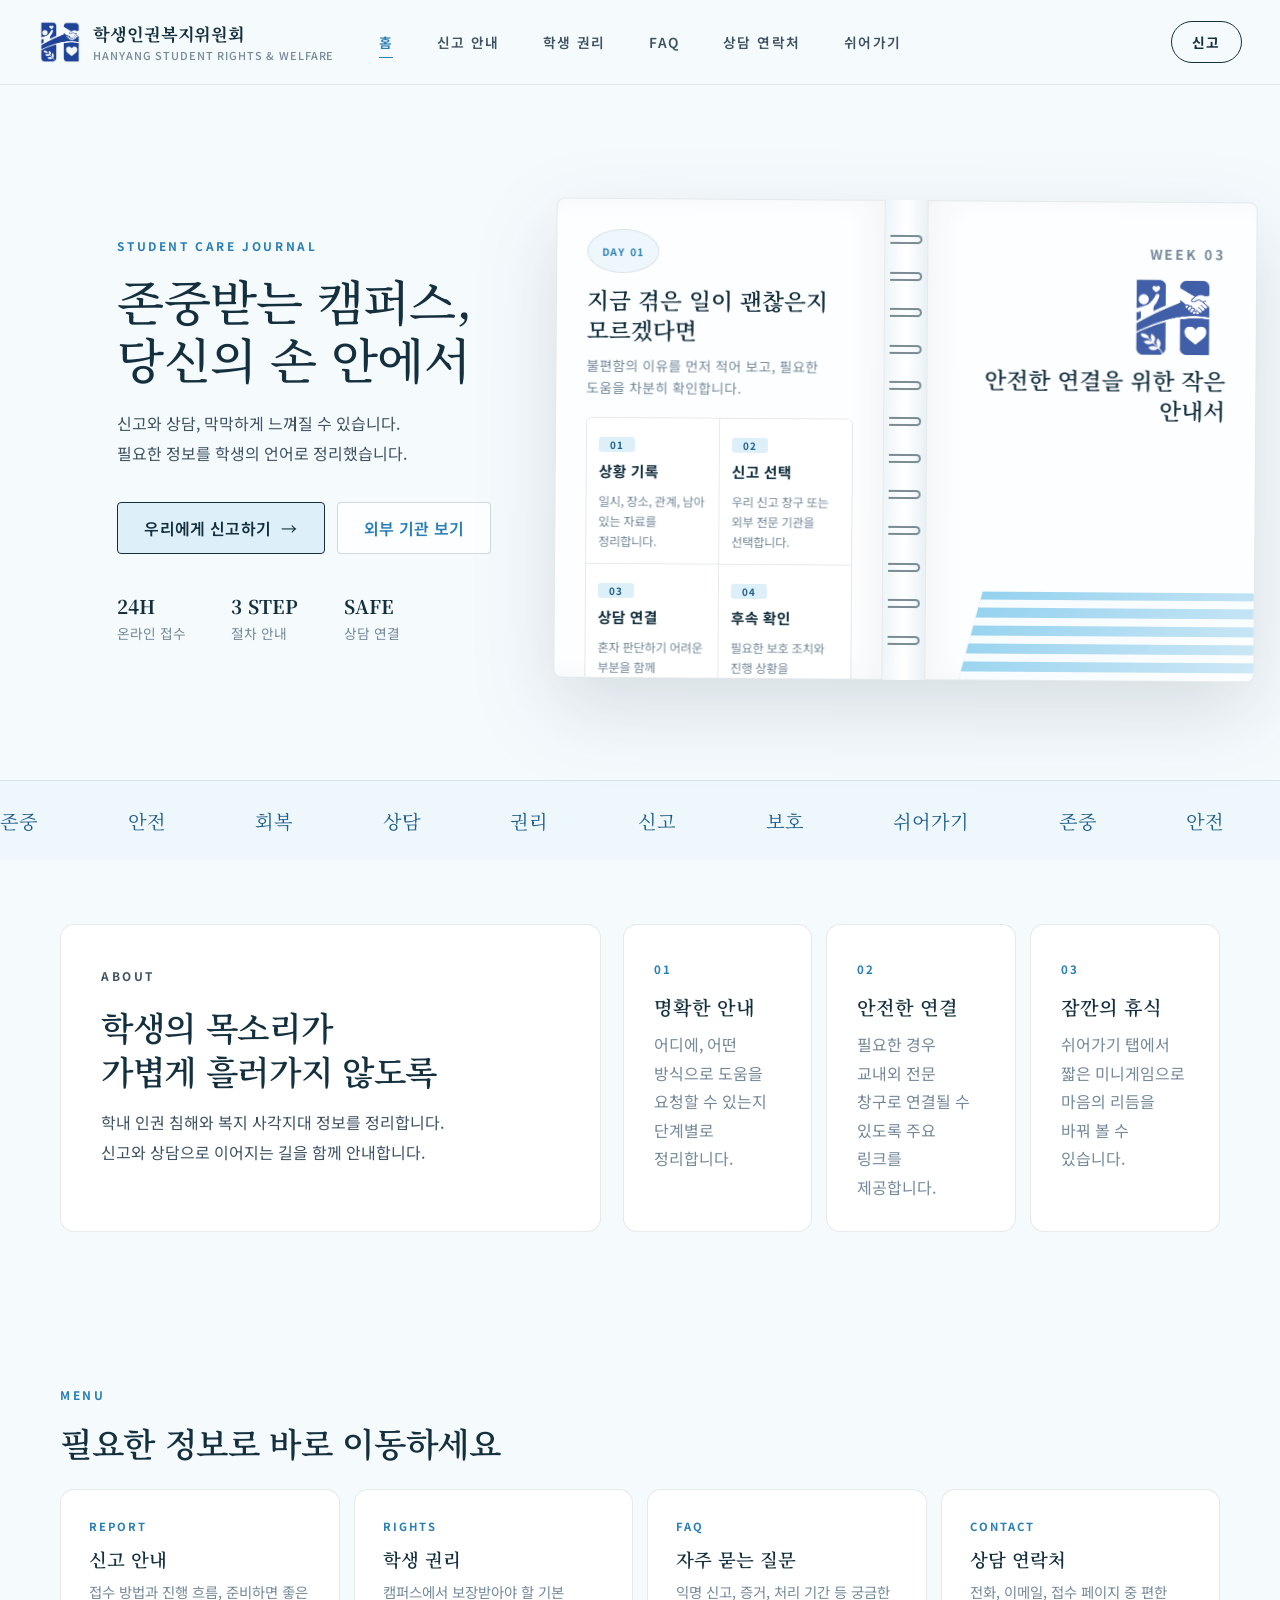
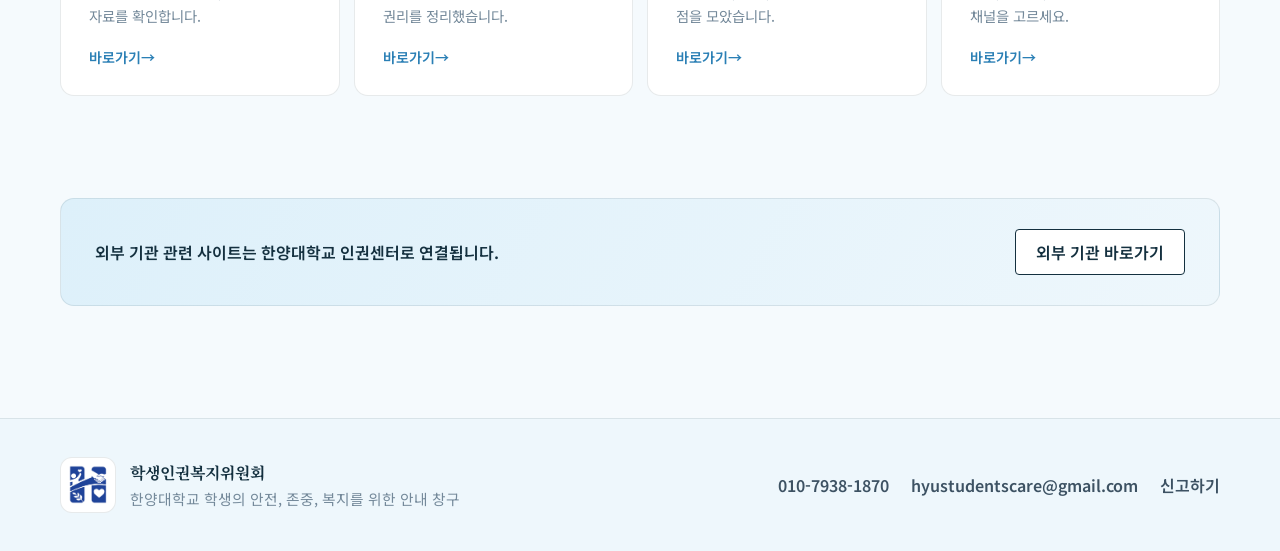
<file: index.html>
<!DOCTYPE html>
<html lang="ko">
  <head>
    <meta charset="UTF-8" />
    <meta name="viewport" content="width=device-width, initial-scale=1.0" />
    <title>한양대학교 학생인권복지위원회</title>
    <meta
      name="description"
      content="한양대학교 학생을 위한 인권 침해 신고, 권리 안내, 상담 연결 정보를 제공하는 학생인권복지위원회 웹페이지입니다."
    />
    <link rel="preconnect" href="https://fonts.googleapis.com" />
    <link rel="preconnect" href="https://fonts.gstatic.com" crossorigin />
    <link
      href="https://fonts.googleapis.com/css2?family=Noto+Sans+KR:wght@400;500;700;800;900&family=Noto+Serif+KR:wght@400;500;600;700&display=swap"
      rel="stylesheet"
    />
    <link rel="stylesheet" href="styles.css" />
  </head>
  <body data-page="home">
    <header class="site-header">
      <div class="header-shell">
        <a class="brand" href="index.html" aria-label="학생인권복지위원회 홈">
          <img class="brand__logo" src="assets/images/로고_누끼.png" alt="" />
          <span class="brand__text">
            <strong>학생인권복지위원회</strong>
            <small>Hanyang Student Rights & Welfare</small>
          </span>
        </a>

        <nav id="site-nav" class="site-nav" aria-label="주요 메뉴">
          <a data-page-link="home" href="index.html">홈</a>
          <a data-page-link="report" href="pages/report.html">신고 안내</a>
          <a data-page-link="rights" href="pages/rights.html">학생 권리</a>
          <a data-page-link="faq" href="pages/faq.html">FAQ</a>
          <a data-page-link="contact" href="pages/contact.html">상담 연락처</a>
          <a data-page-link="rest" href="pages/rest.html">쉬어가기</a>
        </nav>

        <a class="header-cta" href="https://walla.my/v/a8oq6hDiddJU0hvot35J" target="_blank" rel="noreferrer">
          신고
        </a>

        <button class="menu-toggle" type="button" aria-expanded="false" aria-controls="site-nav">
          <span></span>
          <span></span>
          <span></span>
          <span class="sr-only">메뉴 열기</span>
        </button>
      </div>
    </header>

    <main>
      <section class="home-hero">
        <div class="hero-shell">
          <div class="hero-copy">
            <p class="eyebrow">STUDENT CARE JOURNAL</p>
            <h1>존중받는 캠퍼스,<br />당신의 손 안에서</h1>
            <p>
              신고와 상담, 막막하게 느껴질 수 있습니다.<br />
              필요한 정보를 학생의 언어로 정리했습니다.
            </p>
            <div class="hero-actions">
              <a class="button button--primary" href="https://walla.my/v/a8oq6hDiddJU0hvot35J" target="_blank" rel="noreferrer">
                우리에게 신고하기
              </a>
              <a class="button button--line" href="https://hrc.hanyang.ac.kr/" target="_blank" rel="noreferrer">
                외부 기관 보기
              </a>
            </div>
            <dl class="hero-stats" aria-label="주요 안내">
              <div>
                <dt>24H</dt>
                <dd>온라인 접수</dd>
              </div>
              <div>
                <dt>3 STEP</dt>
                <dd>절차 안내</dd>
              </div>
              <div>
                <dt>SAFE</dt>
                <dd>상담 연결</dd>
              </div>
            </dl>
          </div>

          <div class="journal-showcase" aria-label="학생 권리 안내 저널 이미지">
            <div class="journal-spread">
              <div class="journal-page journal-page--left">
                <div class="page-label">DAY 01</div>
                <h2>지금 겪은 일이 괜찮은지 모르겠다면</h2>
                <p>불편함의 이유를 먼저 적어 보고, 필요한 도움을 차분히 확인합니다.</p>
                <div class="journal-grid">
                  <article>
                    <span>01</span>
                    <strong>상황 기록</strong>
                    <p>일시, 장소, 관계, 남아 있는 자료를 정리합니다.</p>
                  </article>
                  <article>
                    <span>02</span>
                    <strong>신고 선택</strong>
                    <p>우리 신고 창구 또는 외부 전문 기관을 선택합니다.</p>
                  </article>
                  <article>
                    <span>03</span>
                    <strong>상담 연결</strong>
                    <p>혼자 판단하기 어려운 부분을 함께 확인합니다.</p>
                  </article>
                  <article>
                    <span>04</span>
                    <strong>후속 확인</strong>
                    <p>필요한 보호 조치와 진행 상황을 안내받습니다.</p>
                  </article>
                </div>
              </div>
              <div class="journal-rings" aria-hidden="true">
                <span></span><span></span><span></span><span></span><span></span><span></span>
                <span></span><span></span><span></span><span></span><span></span><span></span>
              </div>
              <div class="journal-page journal-page--right">
                <p class="week-label">WEEK 03</p>
                <img src="assets/images/로고_누끼.png" alt="학생인권복지위원회 로고" />
                <h2>안전한 연결을 위한 작은 안내서</h2>
                <div class="page-stripes" aria-hidden="true"></div>
              </div>
            </div>
          </div>
        </div>

        <div class="keyword-strip" aria-label="키워드">
          <div class="keyword-track">
            <div class="keyword-group">
              <span>존중</span>
              <span>안전</span>
              <span>회복</span>
              <span>상담</span>
              <span>권리</span>
              <span>신고</span>
              <span>보호</span>
              <span>쉬어가기</span>
            </div>
            <div class="keyword-group" aria-hidden="true">
              <span>존중</span>
              <span>안전</span>
              <span>회복</span>
              <span>상담</span>
              <span>권리</span>
              <span>신고</span>
              <span>보호</span>
              <span>쉬어가기</span>
            </div>
          </div>
        </div>
      </section>

      <section class="section section--tight">
        <div class="container split-layout">
          <div class="section-copy">
            <p class="section-kicker">ABOUT</p>
            <h2>학생의 목소리가<br />가볍게 흘러가지 않도록</h2>
            <p>
              학내 인권 침해와 복지 사각지대 정보를 정리합니다.<br />
              신고와 상담으로 이어지는 길을 함께 안내합니다.
            </p>
          </div>
          <div class="feature-grid">
            <article>
              <span>01</span>
              <h3>명확한 안내</h3>
              <p>어디에, 어떤 방식으로 도움을 요청할 수 있는지 단계별로 정리합니다.</p>
            </article>
            <article>
              <span>02</span>
              <h3>안전한 연결</h3>
              <p>필요한 경우 교내외 전문 창구로 연결될 수 있도록 주요 링크를 제공합니다.</p>
            </article>
            <article>
              <span>03</span>
              <h3>잠깐의 휴식</h3>
              <p>쉬어가기 탭에서 짧은 미니게임으로 마음의 리듬을 바꿔 볼 수 있습니다.</p>
            </article>
          </div>
        </div>
      </section>

      <section class="section section--tight">
        <div class="container">
          <p class="section-kicker">MENU</p>
          <h2 class="section-title">필요한 정보로 바로 이동하세요</h2>
          <div class="link-grid">
            <a class="link-card" href="pages/report.html">
              <span>Report</span>
              <h3>신고 안내</h3>
              <p>접수 방법과 진행 흐름, 준비하면 좋은 자료를 확인합니다.</p>
              <strong>바로가기</strong>
            </a>
            <a class="link-card" href="pages/rights.html">
              <span>Rights</span>
              <h3>학생 권리</h3>
              <p>캠퍼스에서 보장받아야 할 기본 권리를 정리했습니다.</p>
              <strong>바로가기</strong>
            </a>
            <a class="link-card" href="pages/faq.html">
              <span>FAQ</span>
              <h3>자주 묻는 질문</h3>
              <p>익명 신고, 증거, 처리 기간 등 궁금한 점을 모았습니다.</p>
              <strong>바로가기</strong>
            </a>
            <a class="link-card" href="pages/contact.html">
              <span>Contact</span>
              <h3>상담 연락처</h3>
              <p>전화, 이메일, 접수 페이지 중 편한 채널을 고르세요.</p>
              <strong>바로가기</strong>
            </a>
          </div>
        </div>
      </section>

      <section class="notice-band">
        <div class="container notice-band__inner">
          <p>외부 기관 관련 사이트는 한양대학교 인권센터로 연결됩니다.</p>
          <a href="https://hrc.hanyang.ac.kr/" target="_blank" rel="noreferrer">외부 기관 바로가기</a>
        </div>
      </section>
    </main>

    <footer class="site-footer">
      <div class="container footer-layout">
        <div class="footer-brand">
          <img src="assets/images/로고_누끼.png" alt="" />
          <div>
            <strong>학생인권복지위원회</strong>
            <p>한양대학교 학생의 안전, 존중, 복지를 위한 안내 창구</p>
          </div>
        </div>
        <div class="footer-links">
          <a href="tel:010-7938-1870">010-7938-1870</a>
          <a href="mailto:hyustudentscare@gmail.com">hyustudentscare@gmail.com</a>
          <a href="https://walla.my/v/a8oq6hDiddJU0hvot35J" target="_blank" rel="noreferrer">신고하기</a>
        </div>
      </div>
    </footer>

    <div class="bus-popup" id="bus-popup" role="dialog" aria-modal="true" aria-labelledby="bus-popup-title" hidden>
      <div class="bus-popup__backdrop" data-bus-popup-close></div>
      <div class="bus-popup__dialog">
        <h2 id="bus-popup-title" class="sr-only">귀향버스 신청 안내</h2>
        <a class="bus-popup__link" href="https://forms.gle/DRJzhURJRgSyZ5RUA" target="_blank" rel="noreferrer" aria-label="귀향버스 신청 폼 열기">
          <img src="assets/images/귀향버스.png" alt="귀향버스 신청 안내. 클릭하여 신청하기" />
        </a>
        <div class="bus-popup__actions">
          <button class="bus-popup__hide-today" type="button" data-bus-popup-hide>하루동안 보지 않기</button>
          <button class="bus-popup__close" type="button" data-bus-popup-close>닫기</button>
        </div>
      </div>
    </div>

    <script src="script.js"></script>
  </body>
</html>
</file>
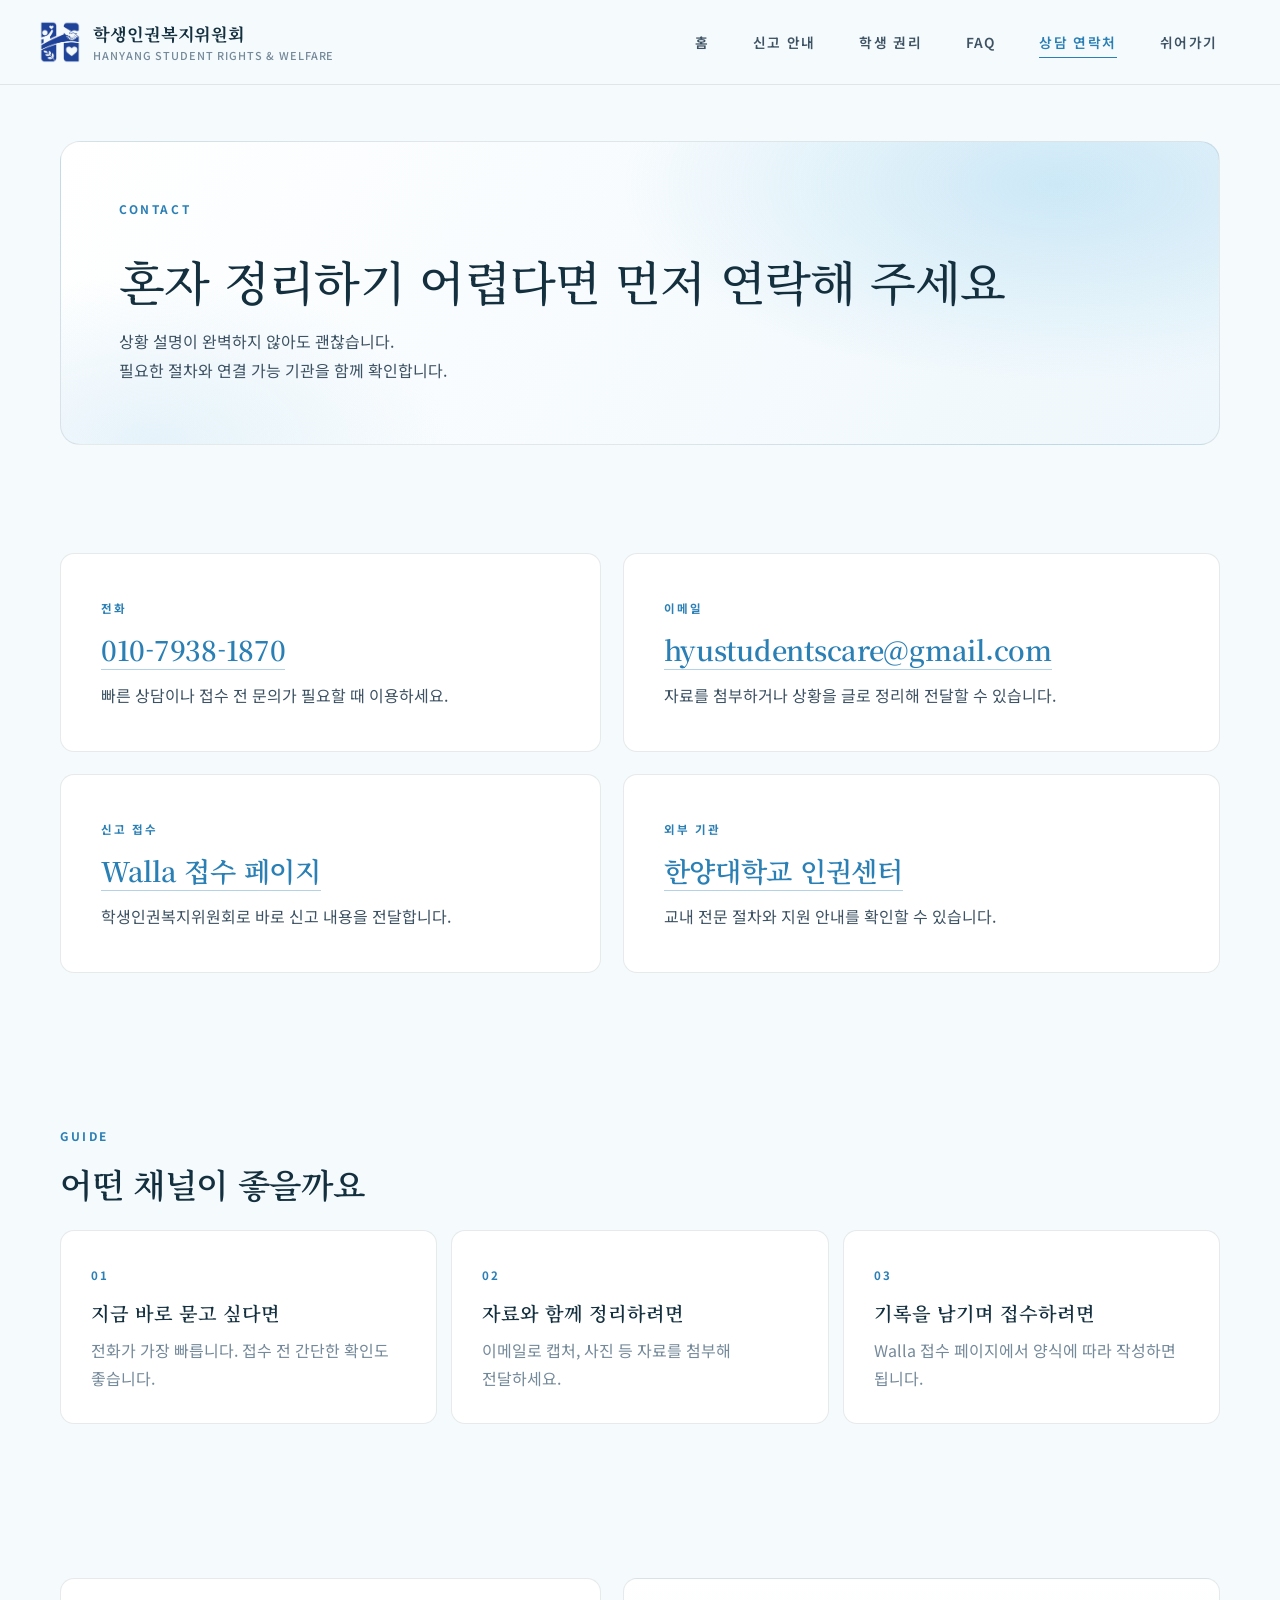
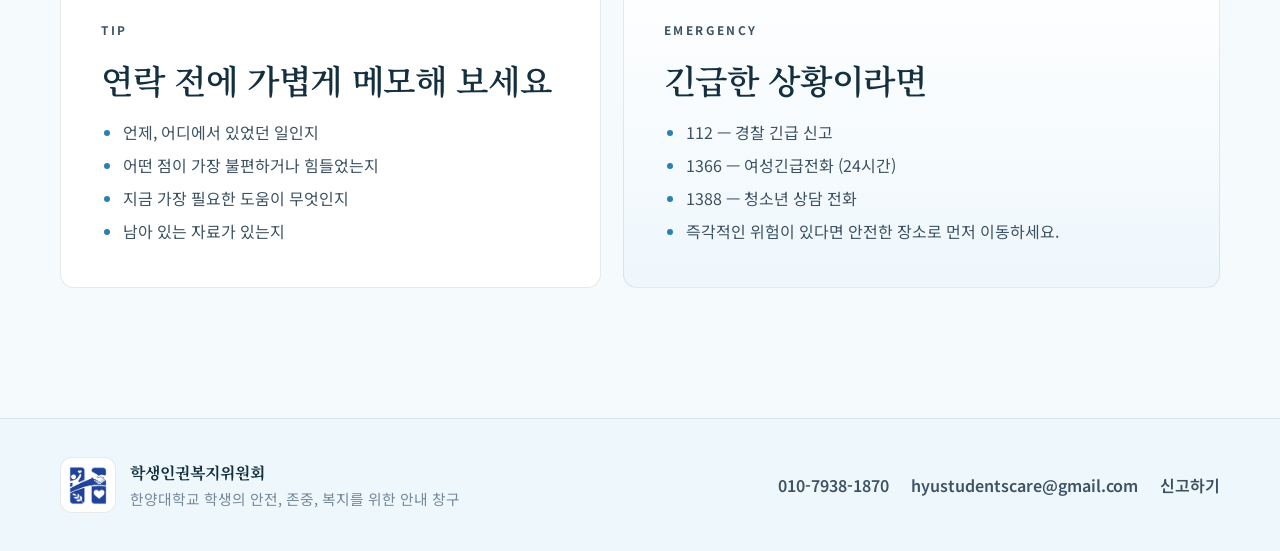
<file: contact.html>
<!DOCTYPE html>
<html lang="ko">
  <head>
    <meta charset="UTF-8" />
    <meta name="viewport" content="width=device-width, initial-scale=1.0" />
    <title>상담 연락처 | 학생인권복지위원회</title>
    <meta name="description" content="학생인권복지위원회 상담 연락처와 외부 기관 연결" />
    <link rel="preconnect" href="https://fonts.googleapis.com" />
    <link rel="preconnect" href="https://fonts.gstatic.com" crossorigin />
    <link href="https://fonts.googleapis.com/css2?family=Noto+Sans+KR:wght@400;500;700;800;900&family=Noto+Serif+KR:wght@400;500;600;700&display=swap" rel="stylesheet" />
    <link rel="stylesheet" href="styles.css" />
  </head>
  <body data-page="contact">
    <header class="site-header">
      <div class="container header-inner">
        <a class="brand" href="index.html" aria-label="학생인권복지위원회 홈"><img class="brand__logo" src="로고_누끼.png" alt="" /><span class="brand__text"><strong>학생인권복지위원회</strong><small>Hanyang Student Rights & Welfare</small></span></a>
        <nav id="site-nav" class="site-nav" aria-label="주요 메뉴"><a data-page-link="home" href="index.html">홈</a><a data-page-link="report" href="report.html">신고 안내</a><a data-page-link="rights" href="rights.html">학생 권리</a><a data-page-link="faq" href="faq.html">FAQ</a><a data-page-link="contact" href="contact.html">상담 연락처</a><a data-page-link="rest" href="rest.html">쉬어가기</a></nav>
        <button class="menu-toggle" type="button" aria-expanded="false" aria-controls="site-nav"><span></span><span></span><span></span><span class="sr-only">메뉴 열기</span></button>
      </div>
    </header>

    <main class="subpage-main">
      <section class="page-hero">
        <div class="container page-hero__inner">
          <p class="eyebrow">CONTACT</p>
          <h1>혼자 정리하기 어렵다면 먼저 연락해 주세요</h1>
          <p>
            상황 설명이 완벽하지 않아도 괜찮습니다.<br />
            필요한 절차와 연결 가능 기관을 함께 확인합니다.
          </p>
        </div>
      </section>

      <section class="section">
        <div class="container info-grid">
          <article class="contact-card">
            <span>전화</span>
            <h2><a href="tel:010-7938-1870">010-7938-1870</a></h2>
            <p>빠른 상담이나 접수 전 문의가 필요할 때 이용하세요.</p>
          </article>
          <article class="contact-card">
            <span>이메일</span>
            <h2><a href="mailto:hyustudentscare@gmail.com">hyustudentscare@gmail.com</a></h2>
            <p>자료를 첨부하거나 상황을 글로 정리해 전달할 수 있습니다.</p>
          </article>
          <article class="contact-card">
            <span>신고 접수</span>
            <h2><a href="https://walla.my/v/a8oq6hDiddJU0hvot35J" target="_blank" rel="noreferrer">Walla 접수 페이지</a></h2>
            <p>학생인권복지위원회로 바로 신고 내용을 전달합니다.</p>
          </article>
          <article class="contact-card">
            <span>외부 기관</span>
            <h2><a href="https://hrc.hanyang.ac.kr/" target="_blank" rel="noreferrer">한양대학교 인권센터</a></h2>
            <p>교내 전문 절차와 지원 안내를 확인할 수 있습니다.</p>
          </article>
        </div>
      </section>

      <section class="section section--tight">
        <div class="container">
          <p class="section-kicker">GUIDE</p>
          <h2 class="section-title">어떤 채널이 좋을까요</h2>
          <div class="feature-grid">
            <article>
              <span>01</span>
              <h3>지금 바로 묻고 싶다면</h3>
              <p>전화가 가장 빠릅니다. 접수 전 간단한 확인도 좋습니다.</p>
            </article>
            <article>
              <span>02</span>
              <h3>자료와 함께 정리하려면</h3>
              <p>이메일로 캡처, 사진 등 자료를 첨부해 전달하세요.</p>
            </article>
            <article>
              <span>03</span>
              <h3>기록을 남기며 접수하려면</h3>
              <p>Walla 접수 페이지에서 양식에 따라 작성하면 됩니다.</p>
            </article>
          </div>
        </div>
      </section>

      <section class="section section--tight">
        <div class="container info-grid">
          <article class="info-panel">
            <p class="section-kicker">TIP</p>
            <h2>연락 전에 가볍게 메모해 보세요</h2>
            <ul class="plain-list">
              <li>언제, 어디에서 있었던 일인지</li>
              <li>어떤 점이 가장 불편하거나 힘들었는지</li>
              <li>지금 가장 필요한 도움이 무엇인지</li>
              <li>남아 있는 자료가 있는지</li>
            </ul>
          </article>
          <article class="info-panel info-panel--soft">
            <p class="section-kicker">EMERGENCY</p>
            <h2>긴급한 상황이라면</h2>
            <ul class="plain-list">
              <li>112 — 경찰 긴급 신고</li>
              <li>1366 — 여성긴급전화 (24시간)</li>
              <li>1388 — 청소년 상담 전화</li>
              <li>즉각적인 위험이 있다면 안전한 장소로 먼저 이동하세요.</li>
            </ul>
          </article>
        </div>
      </section>
    </main>

    <footer class="site-footer">
      <div class="container footer-layout">
        <div class="footer-brand"><img src="로고_누끼.png" alt="" /><div><strong>학생인권복지위원회</strong><p>한양대학교 학생의 안전, 존중, 복지를 위한 안내 창구</p></div></div>
        <div class="footer-links"><a href="tel:010-7938-1870">010-7938-1870</a><a href="mailto:hyustudentscare@gmail.com">hyustudentscare@gmail.com</a><a href="https://walla.my/v/a8oq6hDiddJU0hvot35J" target="_blank" rel="noreferrer">신고하기</a></div>
      </div>
    </footer>
    <script src="script.js"></script>
  </body>
</html>
</file>
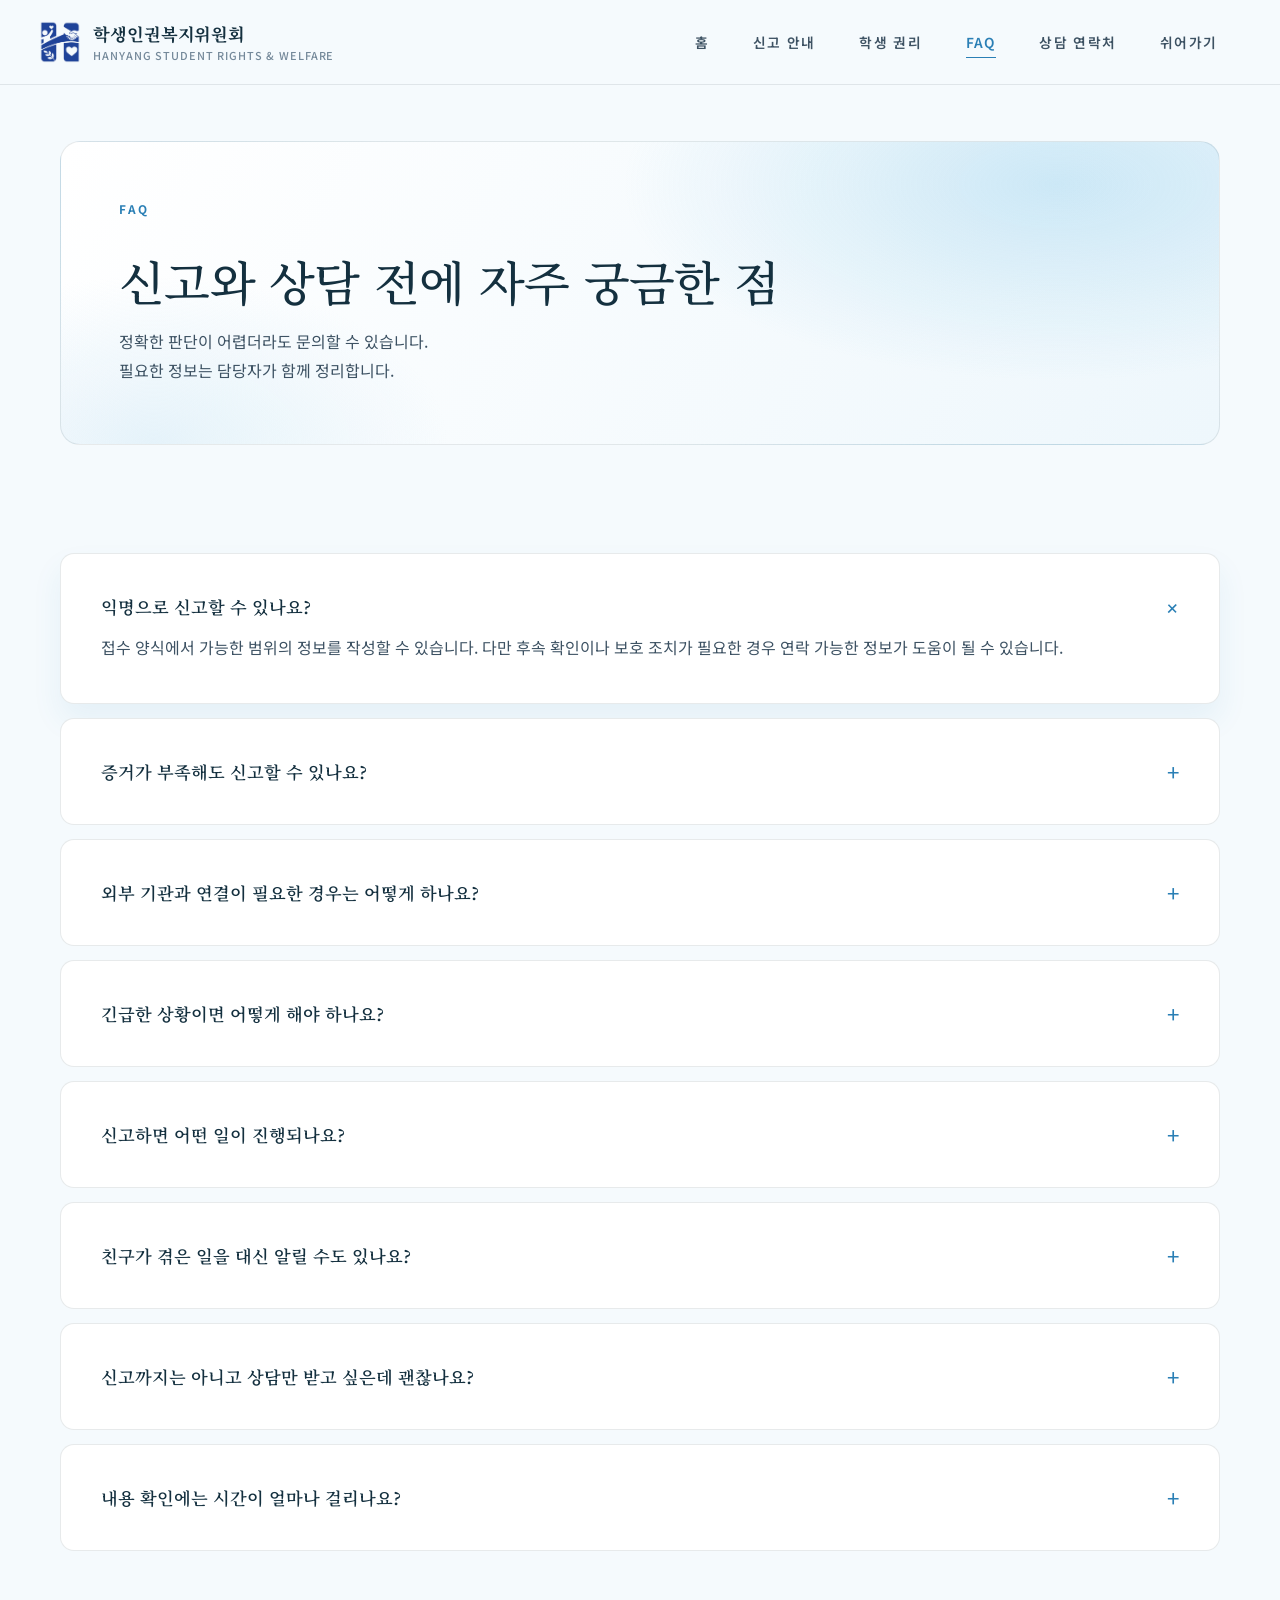
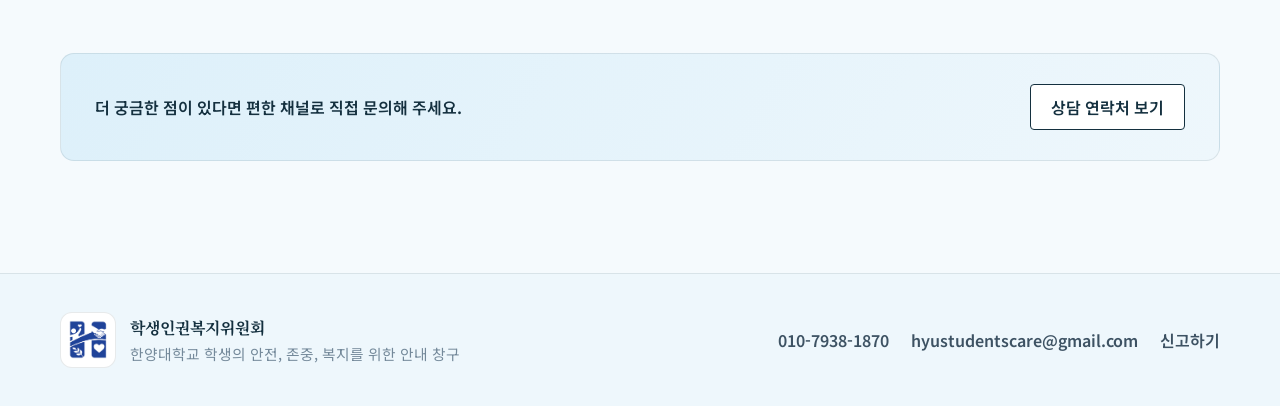
<file: faq.html>
<!DOCTYPE html>
<html lang="ko">
  <head>
    <meta charset="UTF-8" />
    <meta name="viewport" content="width=device-width, initial-scale=1.0" />
    <title>FAQ | 학생인권복지위원회</title>
    <meta name="description" content="학생인권복지위원회 자주 묻는 질문" />
    <link rel="preconnect" href="https://fonts.googleapis.com" />
    <link rel="preconnect" href="https://fonts.gstatic.com" crossorigin />
    <link href="https://fonts.googleapis.com/css2?family=Noto+Sans+KR:wght@400;500;700;800;900&family=Noto+Serif+KR:wght@400;500;600;700&display=swap" rel="stylesheet" />
    <link rel="stylesheet" href="styles.css" />
  </head>
  <body data-page="faq">
    <header class="site-header">
      <div class="container header-inner">
        <a class="brand" href="index.html" aria-label="학생인권복지위원회 홈"><img class="brand__logo" src="로고_누끼.png" alt="" /><span class="brand__text"><strong>학생인권복지위원회</strong><small>Hanyang Student Rights & Welfare</small></span></a>
        <nav id="site-nav" class="site-nav" aria-label="주요 메뉴"><a data-page-link="home" href="index.html">홈</a><a data-page-link="report" href="report.html">신고 안내</a><a data-page-link="rights" href="rights.html">학생 권리</a><a data-page-link="faq" href="faq.html">FAQ</a><a data-page-link="contact" href="contact.html">상담 연락처</a><a data-page-link="rest" href="rest.html">쉬어가기</a></nav>
        <button class="menu-toggle" type="button" aria-expanded="false" aria-controls="site-nav"><span></span><span></span><span></span><span class="sr-only">메뉴 열기</span></button>
      </div>
    </header>

    <main class="subpage-main">
      <section class="page-hero">
        <div class="container page-hero__inner">
          <p class="eyebrow">FAQ</p>
          <h1>신고와 상담 전에 자주 궁금한 점</h1>
          <p>
            정확한 판단이 어렵더라도 문의할 수 있습니다.<br />
            필요한 정보는 담당자가 함께 정리합니다.
          </p>
        </div>
      </section>

      <section class="section">
        <div class="container faq-list">
          <details open><summary>익명으로 신고할 수 있나요?</summary><p>접수 양식에서 가능한 범위의 정보를 작성할 수 있습니다. 다만 후속 확인이나 보호 조치가 필요한 경우 연락 가능한 정보가 도움이 될 수 있습니다.</p></details>
          <details><summary>증거가 부족해도 신고할 수 있나요?</summary><p>가능합니다. 날짜, 장소, 당시 상황처럼 기억나는 내용을 먼저 적어 주세요. 이후 필요한 자료를 함께 정리할 수 있습니다.</p></details>
          <details><summary>외부 기관과 연결이 필요한 경우는 어떻게 하나요?</summary><p>학내 전문 지원이 필요하거나 공식 절차가 필요한 경우 한양대학교 인권센터 등 관련 기관 정보를 안내합니다.</p></details>
          <details><summary>긴급한 상황이면 어떻게 해야 하나요?</summary><p>즉각적인 안전 위협이 있다면 주변의 안전한 장소로 이동하고, 필요한 경우 긴급 신고 기관 또는 학교 담당 부서에 바로 연락해 주세요.</p></details>
          <details><summary>신고하면 어떤 일이 진행되나요?</summary><p>담당자가 내용을 확인한 뒤 추가로 필요한 정보를 안내합니다. 이후 상담 연결, 보호 조치, 외부 기관 연계 등 가능한 방법을 신고한 학생의 의사를 중심으로 함께 정합니다.</p></details>
          <details><summary>친구가 겪은 일을 대신 알릴 수도 있나요?</summary><p>가능합니다. 다만 본인의 의사가 가장 중요하기 때문에, 이후 진행은 당사자의 동의를 확인하면서 함께 정리하게 됩니다.</p></details>
          <details><summary>신고까지는 아니고 상담만 받고 싶은데 괜찮나요?</summary><p>물론입니다. 상담만 받고 마무리해도 되고, 이야기를 나눈 뒤 신고 여부를 천천히 결정해도 됩니다. 상담이 자동으로 신고로 이어지지 않습니다.</p></details>
          <details><summary>내용 확인에는 시간이 얼마나 걸리나요?</summary><p>사안에 따라 다르지만, 접수된 내용은 순서대로 확인하고 가능한 빠르게 회신합니다. 급한 사안이라면 전화로 먼저 알려 주세요.</p></details>
        </div>
      </section>

      <section class="notice-band">
        <div class="container notice-band__inner">
          <p>더 궁금한 점이 있다면 편한 채널로 직접 문의해 주세요.</p>
          <a href="contact.html">상담 연락처 보기</a>
        </div>
      </section>
    </main>

    <footer class="site-footer">
      <div class="container footer-layout">
        <div class="footer-brand"><img src="로고_누끼.png" alt="" /><div><strong>학생인권복지위원회</strong><p>한양대학교 학생의 안전, 존중, 복지를 위한 안내 창구</p></div></div>
        <div class="footer-links"><a href="tel:010-7938-1870">010-7938-1870</a><a href="mailto:hyustudentscare@gmail.com">hyustudentscare@gmail.com</a><a href="https://walla.my/v/a8oq6hDiddJU0hvot35J" target="_blank" rel="noreferrer">신고하기</a></div>
      </div>
    </footer>
    <script src="script.js"></script>
  </body>
</html>
</file>
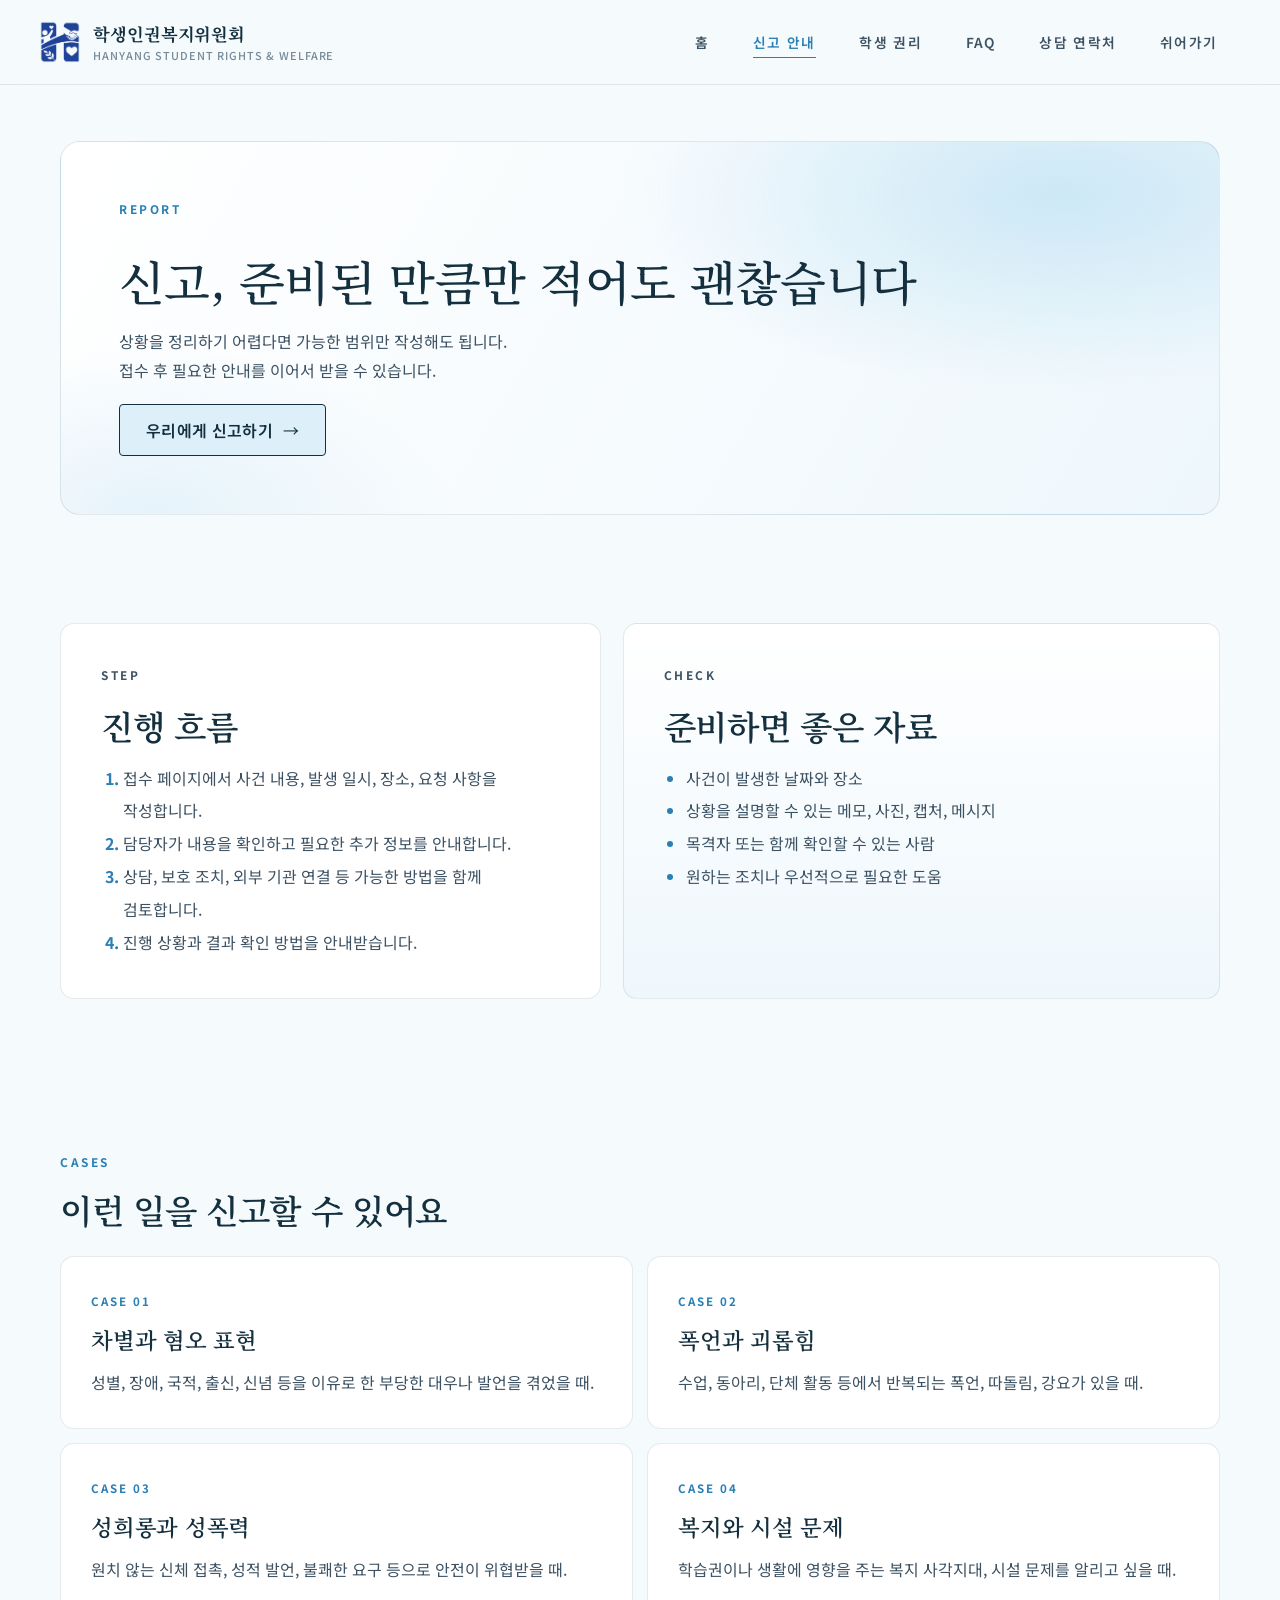
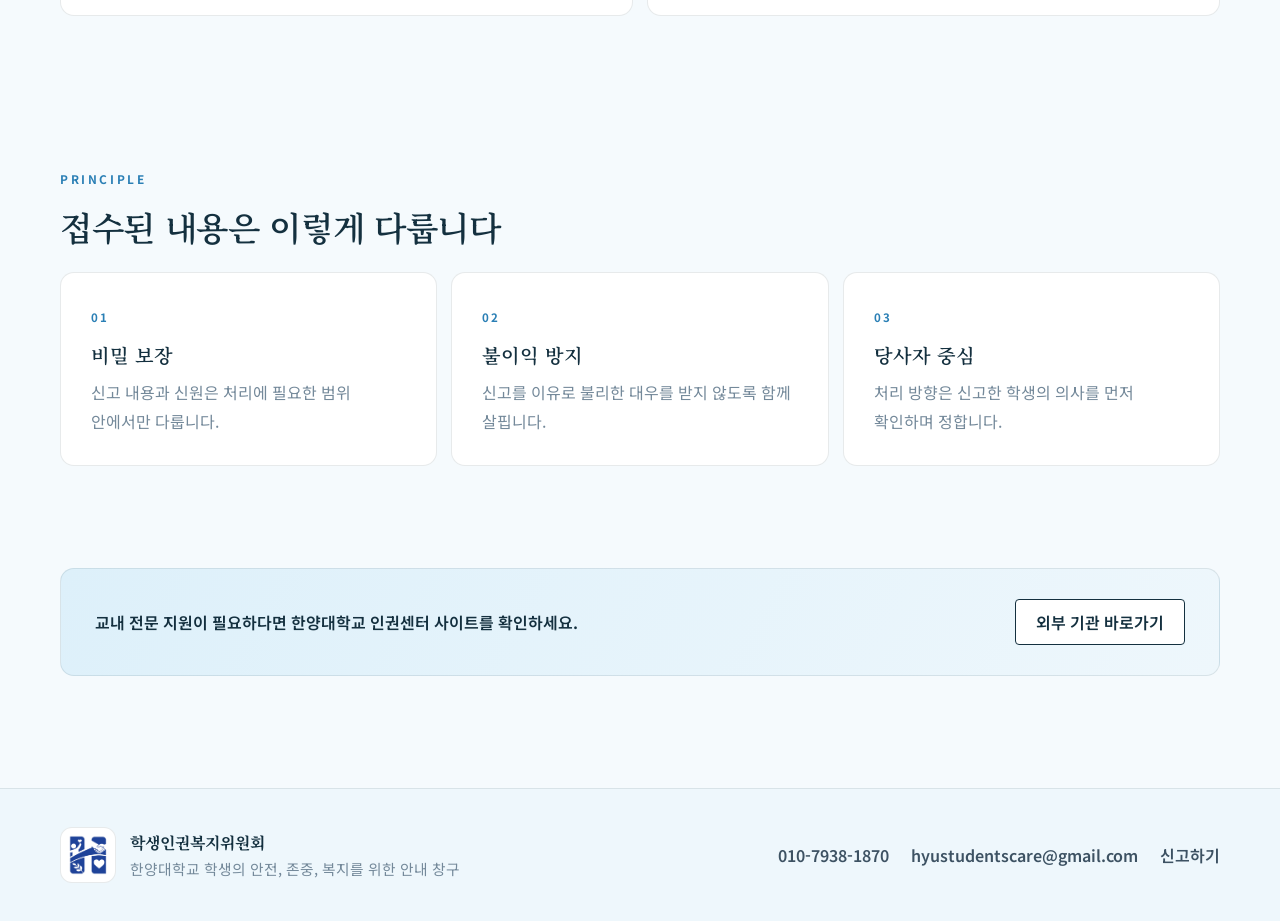
<file: report.html>
<!DOCTYPE html>
<html lang="ko">
  <head>
    <meta charset="UTF-8" />
    <meta name="viewport" content="width=device-width, initial-scale=1.0" />
    <title>신고 안내 | 학생인권복지위원회</title>
    <meta name="description" content="학생인권복지위원회 신고 접수 방법과 준비 사항 안내" />
    <link rel="preconnect" href="https://fonts.googleapis.com" />
    <link rel="preconnect" href="https://fonts.gstatic.com" crossorigin />
    <link href="https://fonts.googleapis.com/css2?family=Noto+Sans+KR:wght@400;500;700;800;900&family=Noto+Serif+KR:wght@400;500;600;700&display=swap" rel="stylesheet" />
    <link rel="stylesheet" href="styles.css" />
  </head>
  <body data-page="report">
    <header class="site-header">
      <div class="container header-inner">
        <a class="brand" href="index.html" aria-label="학생인권복지위원회 홈">
          <img class="brand__logo" src="로고_누끼.png" alt="" />
          <span class="brand__text"><strong>학생인권복지위원회</strong><small>Hanyang Student Rights & Welfare</small></span>
        </a>
        <nav id="site-nav" class="site-nav" aria-label="주요 메뉴">
          <a data-page-link="home" href="index.html">홈</a>
          <a data-page-link="report" href="report.html">신고 안내</a>
          <a data-page-link="rights" href="rights.html">학생 권리</a>
          <a data-page-link="faq" href="faq.html">FAQ</a>
          <a data-page-link="contact" href="contact.html">상담 연락처</a>
          <a data-page-link="rest" href="rest.html">쉬어가기</a>
        </nav>
        <button class="menu-toggle" type="button" aria-expanded="false" aria-controls="site-nav"><span></span><span></span><span></span><span class="sr-only">메뉴 열기</span></button>
      </div>
    </header>

    <main class="subpage-main">
      <section class="page-hero">
        <div class="container page-hero__inner">
          <p class="eyebrow">REPORT</p>
          <h1>신고, 준비된 만큼만 적어도 괜찮습니다</h1>
          <p>
            상황을 정리하기 어렵다면 가능한 범위만 작성해도 됩니다.<br />
            접수 후 필요한 안내를 이어서 받을 수 있습니다.
          </p>
          <a class="button button--primary" href="https://walla.my/v/a8oq6hDiddJU0hvot35J" target="_blank" rel="noreferrer">우리에게 신고하기</a>
        </div>
      </section>

      <section class="section">
        <div class="container info-grid">
          <article class="info-panel">
            <p class="section-kicker">STEP</p>
            <h2>진행 흐름</h2>
            <ol class="steps">
              <li>접수 페이지에서 사건 내용, 발생 일시, 장소, 요청 사항을 작성합니다.</li>
              <li>담당자가 내용을 확인하고 필요한 추가 정보를 안내합니다.</li>
              <li>상담, 보호 조치, 외부 기관 연결 등 가능한 방법을 함께 검토합니다.</li>
              <li>진행 상황과 결과 확인 방법을 안내받습니다.</li>
            </ol>
          </article>
          <article class="info-panel info-panel--soft">
            <p class="section-kicker">CHECK</p>
            <h2>준비하면 좋은 자료</h2>
            <ul class="plain-list">
              <li>사건이 발생한 날짜와 장소</li>
              <li>상황을 설명할 수 있는 메모, 사진, 캡처, 메시지</li>
              <li>목격자 또는 함께 확인할 수 있는 사람</li>
              <li>원하는 조치나 우선적으로 필요한 도움</li>
            </ul>
          </article>
        </div>
      </section>

      <section class="section section--tight">
        <div class="container">
          <p class="section-kicker">CASES</p>
          <h2 class="section-title">이런 일을 신고할 수 있어요</h2>
          <div class="card-grid">
            <article class="info-card">
              <span>Case 01</span>
              <h2>차별과 혐오 표현</h2>
              <p>성별, 장애, 국적, 출신, 신념 등을 이유로 한 부당한 대우나 발언을 겪었을 때.</p>
            </article>
            <article class="info-card">
              <span>Case 02</span>
              <h2>폭언과 괴롭힘</h2>
              <p>수업, 동아리, 단체 활동 등에서 반복되는 폭언, 따돌림, 강요가 있을 때.</p>
            </article>
            <article class="info-card">
              <span>Case 03</span>
              <h2>성희롱과 성폭력</h2>
              <p>원치 않는 신체 접촉, 성적 발언, 불쾌한 요구 등으로 안전이 위협받을 때.</p>
            </article>
            <article class="info-card">
              <span>Case 04</span>
              <h2>복지와 시설 문제</h2>
              <p>학습권이나 생활에 영향을 주는 복지 사각지대, 시설 문제를 알리고 싶을 때.</p>
            </article>
          </div>
        </div>
      </section>

      <section class="section section--tight">
        <div class="container">
          <p class="section-kicker">PRINCIPLE</p>
          <h2 class="section-title">접수된 내용은 이렇게 다룹니다</h2>
          <div class="feature-grid">
            <article>
              <span>01</span>
              <h3>비밀 보장</h3>
              <p>신고 내용과 신원은 처리에 필요한 범위 안에서만 다룹니다.</p>
            </article>
            <article>
              <span>02</span>
              <h3>불이익 방지</h3>
              <p>신고를 이유로 불리한 대우를 받지 않도록 함께 살핍니다.</p>
            </article>
            <article>
              <span>03</span>
              <h3>당사자 중심</h3>
              <p>처리 방향은 신고한 학생의 의사를 먼저 확인하며 정합니다.</p>
            </article>
          </div>
        </div>
      </section>

      <section class="notice-band">
        <div class="container notice-band__inner">
          <p>교내 전문 지원이 필요하다면 한양대학교 인권센터 사이트를 확인하세요.</p>
          <a href="https://hrc.hanyang.ac.kr/" target="_blank" rel="noreferrer">외부 기관 바로가기</a>
        </div>
      </section>
    </main>

    <footer class="site-footer">
      <div class="container footer-layout">
        <div class="footer-brand"><img src="로고_누끼.png" alt="" /><div><strong>학생인권복지위원회</strong><p>한양대학교 학생의 안전, 존중, 복지를 위한 안내 창구</p></div></div>
        <div class="footer-links"><a href="tel:010-7938-1870">010-7938-1870</a><a href="mailto:hyustudentscare@gmail.com">hyustudentscare@gmail.com</a><a href="https://walla.my/v/a8oq6hDiddJU0hvot35J" target="_blank" rel="noreferrer">신고하기</a></div>
      </div>
    </footer>
    <script src="script.js"></script>
  </body>
</html>
</file>
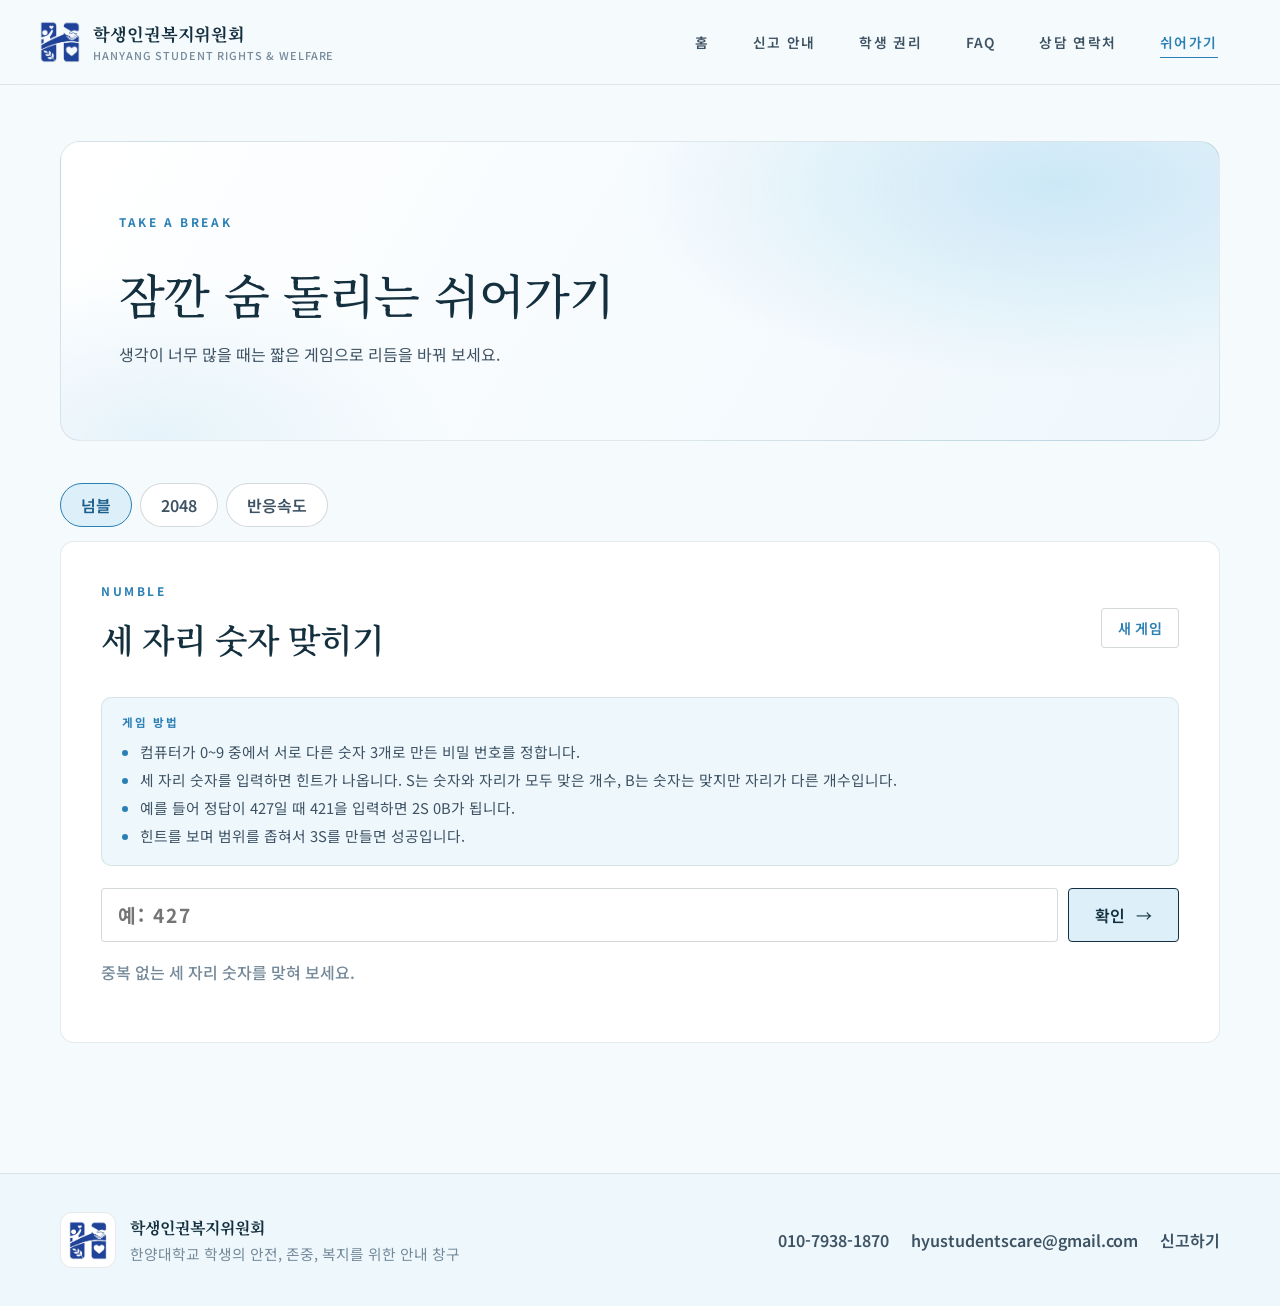
<file: rest.html>
<!DOCTYPE html>
<html lang="ko">
  <head>
    <meta charset="UTF-8" />
    <meta name="viewport" content="width=device-width, initial-scale=1.0" />
    <title>쉬어가기 | 학생인권복지위원회</title>
    <meta name="description" content="잠깐 쉬어갈 수 있는 넘블, 2048, 반응속도 미니게임" />
    <link rel="preconnect" href="https://fonts.googleapis.com" />
    <link rel="preconnect" href="https://fonts.gstatic.com" crossorigin />
    <link href="https://fonts.googleapis.com/css2?family=Noto+Sans+KR:wght@400;500;700;800;900&family=Noto+Serif+KR:wght@400;500;600;700&display=swap" rel="stylesheet" />
    <link rel="stylesheet" href="styles.css" />
  </head>
  <body data-page="rest">
    <header class="site-header">
      <div class="container header-inner">
        <a class="brand" href="index.html" aria-label="학생인권복지위원회 홈"><img class="brand__logo" src="로고_누끼.png" alt="" /><span class="brand__text"><strong>학생인권복지위원회</strong><small>Hanyang Student Rights & Welfare</small></span></a>
        <nav id="site-nav" class="site-nav" aria-label="주요 메뉴"><a data-page-link="home" href="index.html">홈</a><a data-page-link="report" href="report.html">신고 안내</a><a data-page-link="rights" href="rights.html">학생 권리</a><a data-page-link="faq" href="faq.html">FAQ</a><a data-page-link="contact" href="contact.html">상담 연락처</a><a data-page-link="rest" href="rest.html">쉬어가기</a></nav>
        <button class="menu-toggle" type="button" aria-expanded="false" aria-controls="site-nav"><span></span><span></span><span></span><span class="sr-only">메뉴 열기</span></button>
      </div>
    </header>

    <main class="subpage-main">
      <section class="page-hero">
        <div class="container page-hero__inner">
          <p class="eyebrow">TAKE A BREAK</p>
          <h1>잠깐 숨 돌리는 쉬어가기</h1>
          <p>생각이 너무 많을 때는 짧은 게임으로 리듬을 바꿔 보세요.</p>
        </div>
      </section>

      <section class="section game-section">
        <div class="container">
          <div class="game-tabs" role="tablist" aria-label="미니게임 선택">
            <button class="game-tab is-active" type="button" data-game-tab="numble">넘블</button>
            <button class="game-tab" type="button" data-game-tab="twenty48">2048</button>
            <button class="game-tab" type="button" data-game-tab="reaction">반응속도</button>
          </div>

          <div class="game-panel is-active" data-game-panel="numble">
            <div class="game-card">
              <div class="game-card__head">
                <div>
                  <p class="section-kicker">NUMBLE</p>
                  <h2>세 자리 숫자 맞히기</h2>
                </div>
                <button class="button button--small" type="button" id="numble-reset">새 게임</button>
              </div>
              <div class="game-help">
                <strong>게임 방법</strong>
                <ul>
                  <li>컴퓨터가 0~9 중에서 서로 다른 숫자 3개로 만든 비밀 번호를 정합니다.</li>
                  <li>세 자리 숫자를 입력하면 힌트가 나옵니다. S는 숫자와 자리가 모두 맞은 개수, B는 숫자는 맞지만 자리가 다른 개수입니다.</li>
                  <li>예를 들어 정답이 427일 때 421을 입력하면 2S 0B가 됩니다.</li>
                  <li>힌트를 보며 범위를 좁혀서 3S를 만들면 성공입니다.</li>
                </ul>
              </div>
              <form class="numble-form" id="numble-form">
                <input id="numble-input" type="text" inputmode="numeric" maxlength="3" placeholder="예: 427" autocomplete="off" />
                <button class="button button--primary" type="submit">확인</button>
              </form>
              <p class="game-message" id="numble-message">중복 없는 세 자리 숫자를 맞혀 보세요.</p>
              <div class="guess-list" id="numble-guesses" aria-live="polite"></div>
            </div>
          </div>

          <div class="game-panel" data-game-panel="twenty48">
            <div class="game-card">
              <div class="game-card__head">
                <div>
                  <p class="section-kicker">2048</p>
                  <h2>같은 숫자를 합쳐 2048 만들기</h2>
                </div>
                <div class="score-box"><span>점수</span><strong id="score-2048">0</strong></div>
                <button class="button button--small" type="button" id="reset-2048">새 게임</button>
              </div>
              <div class="game-help">
                <strong>게임 방법</strong>
                <ul>
                  <li>방향키를 누르면(모바일은 게임판을 스와이프) 모든 타일이 그 방향으로 끝까지 밀립니다.</li>
                  <li>같은 숫자 타일이 부딪히면 하나로 합쳐지며 두 배가 됩니다. 합쳐진 만큼 점수를 얻습니다.</li>
                  <li>움직일 때마다 새 타일이 하나씩 생깁니다. 칸이 가득 차서 움직일 수 없으면 게임이 끝납니다.</li>
                  <li>한쪽 구석에 큰 숫자를 모으는 것이 요령입니다. 2048 타일을 만들면 성공!</li>
                </ul>
              </div>
              <div class="board-2048" id="board-2048" aria-label="2048 게임판"></div>
              <p class="game-message" id="message-2048">방향키나 스와이프로 움직일 수 있습니다.</p>
            </div>
          </div>

          <div class="game-panel" data-game-panel="reaction">
            <div class="game-card">
              <div class="game-card__head">
                <div>
                  <p class="section-kicker">REACTION</p>
                  <h2>초록색이 되면 바로 누르기</h2>
                </div>
                <button class="button button--small" type="button" id="reaction-reset">초기화</button>
              </div>
              <div class="game-help">
                <strong>게임 방법</strong>
                <ul>
                  <li>아래 큰 버튼을 누르면 노란색 '기다리기' 상태가 됩니다.</li>
                  <li>잠시 후 무작위 타이밍에 초록색으로 바뀝니다. 그 순간 최대한 빨리 누르세요.</li>
                  <li>초록색이 되기 전에 누르면 실패로 처리되어 다시 시작합니다.</li>
                  <li>기록은 ms(1000분의 1초) 단위로 표시되며, 최고 기록에 도전해 보세요.</li>
                </ul>
              </div>
              <button class="reaction-pad" type="button" id="reaction-pad">시작</button>
              <p class="game-message" id="reaction-message">버튼을 누르면 준비가 시작됩니다.</p>
              <div class="reaction-records">
                <span>최근 기록 <strong id="reaction-last">-</strong></span>
                <span>최고 기록 <strong id="reaction-best">-</strong></span>
              </div>
            </div>
          </div>
        </div>
      </section>
    </main>

    <footer class="site-footer">
      <div class="container footer-layout">
        <div class="footer-brand"><img src="로고_누끼.png" alt="" /><div><strong>학생인권복지위원회</strong><p>한양대학교 학생의 안전, 존중, 복지를 위한 안내 창구</p></div></div>
        <div class="footer-links"><a href="tel:010-7938-1870">010-7938-1870</a><a href="mailto:hyustudentscare@gmail.com">hyustudentscare@gmail.com</a><a href="https://walla.my/v/a8oq6hDiddJU0hvot35J" target="_blank" rel="noreferrer">신고하기</a></div>
      </div>
    </footer>
    <script src="script.js"></script>
  </body>
</html>
</file>
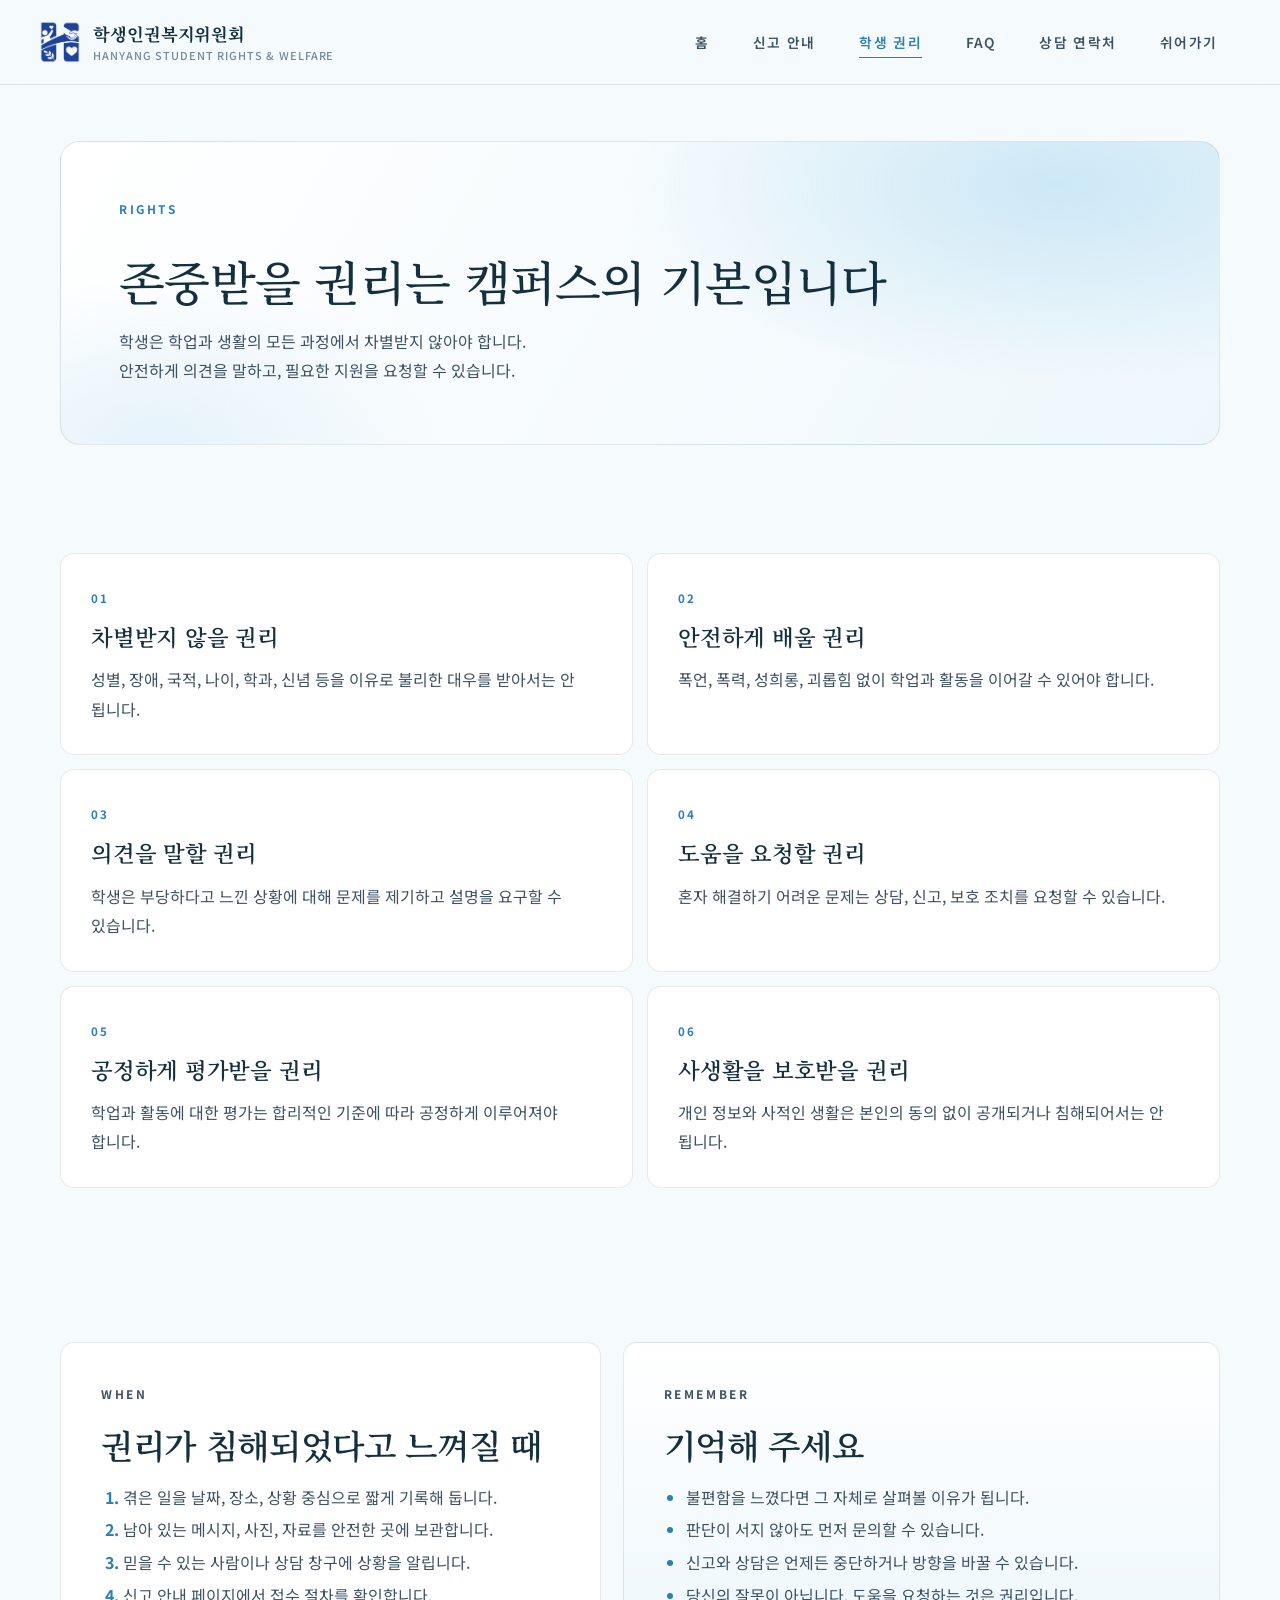
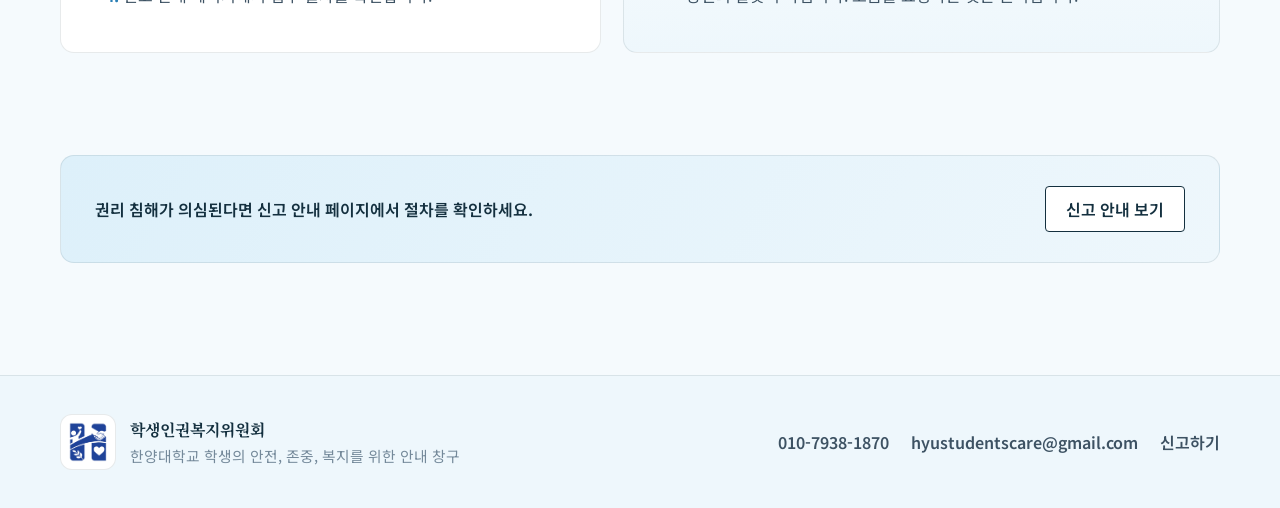
<file: rights.html>
<!DOCTYPE html>
<html lang="ko">
  <head>
    <meta charset="UTF-8" />
    <meta name="viewport" content="width=device-width, initial-scale=1.0" />
    <title>학생 권리 | 학생인권복지위원회</title>
    <meta name="description" content="한양대학교 학생을 위한 기본 권리와 보호 안내" />
    <link rel="preconnect" href="https://fonts.googleapis.com" />
    <link rel="preconnect" href="https://fonts.gstatic.com" crossorigin />
    <link href="https://fonts.googleapis.com/css2?family=Noto+Sans+KR:wght@400;500;700;800;900&family=Noto+Serif+KR:wght@400;500;600;700&display=swap" rel="stylesheet" />
    <link rel="stylesheet" href="styles.css" />
  </head>
  <body data-page="rights">
    <header class="site-header">
      <div class="container header-inner">
        <a class="brand" href="index.html" aria-label="학생인권복지위원회 홈"><img class="brand__logo" src="로고_누끼.png" alt="" /><span class="brand__text"><strong>학생인권복지위원회</strong><small>Hanyang Student Rights & Welfare</small></span></a>
        <nav id="site-nav" class="site-nav" aria-label="주요 메뉴"><a data-page-link="home" href="index.html">홈</a><a data-page-link="report" href="report.html">신고 안내</a><a data-page-link="rights" href="rights.html">학생 권리</a><a data-page-link="faq" href="faq.html">FAQ</a><a data-page-link="contact" href="contact.html">상담 연락처</a><a data-page-link="rest" href="rest.html">쉬어가기</a></nav>
        <button class="menu-toggle" type="button" aria-expanded="false" aria-controls="site-nav"><span></span><span></span><span></span><span class="sr-only">메뉴 열기</span></button>
      </div>
    </header>

    <main class="subpage-main">
      <section class="page-hero">
        <div class="container page-hero__inner">
          <p class="eyebrow">RIGHTS</p>
          <h1>존중받을 권리는 캠퍼스의 기본입니다</h1>
          <p>
            학생은 학업과 생활의 모든 과정에서 차별받지 않아야 합니다.<br />
            안전하게 의견을 말하고, 필요한 지원을 요청할 수 있습니다.
          </p>
        </div>
      </section>

      <section class="section">
        <div class="container card-grid">
          <article class="info-card"><span>01</span><h2>차별받지 않을 권리</h2><p>성별, 장애, 국적, 나이, 학과, 신념 등을 이유로 불리한 대우를 받아서는 안 됩니다.</p></article>
          <article class="info-card"><span>02</span><h2>안전하게 배울 권리</h2><p>폭언, 폭력, 성희롱, 괴롭힘 없이 학업과 활동을 이어갈 수 있어야 합니다.</p></article>
          <article class="info-card"><span>03</span><h2>의견을 말할 권리</h2><p>학생은 부당하다고 느낀 상황에 대해 문제를 제기하고 설명을 요구할 수 있습니다.</p></article>
          <article class="info-card"><span>04</span><h2>도움을 요청할 권리</h2><p>혼자 해결하기 어려운 문제는 상담, 신고, 보호 조치를 요청할 수 있습니다.</p></article>
          <article class="info-card"><span>05</span><h2>공정하게 평가받을 권리</h2><p>학업과 활동에 대한 평가는 합리적인 기준에 따라 공정하게 이루어져야 합니다.</p></article>
          <article class="info-card"><span>06</span><h2>사생활을 보호받을 권리</h2><p>개인 정보와 사적인 생활은 본인의 동의 없이 공개되거나 침해되어서는 안 됩니다.</p></article>
        </div>
      </section>

      <section class="section section--tight">
        <div class="container info-grid">
          <article class="info-panel">
            <p class="section-kicker">WHEN</p>
            <h2>권리가 침해되었다고 느껴질 때</h2>
            <ol class="steps">
              <li>겪은 일을 날짜, 장소, 상황 중심으로 짧게 기록해 둡니다.</li>
              <li>남아 있는 메시지, 사진, 자료를 안전한 곳에 보관합니다.</li>
              <li>믿을 수 있는 사람이나 상담 창구에 상황을 알립니다.</li>
              <li>신고 안내 페이지에서 접수 절차를 확인합니다.</li>
            </ol>
          </article>
          <article class="info-panel info-panel--soft">
            <p class="section-kicker">REMEMBER</p>
            <h2>기억해 주세요</h2>
            <ul class="plain-list">
              <li>불편함을 느꼈다면 그 자체로 살펴볼 이유가 됩니다.</li>
              <li>판단이 서지 않아도 먼저 문의할 수 있습니다.</li>
              <li>신고와 상담은 언제든 중단하거나 방향을 바꿀 수 있습니다.</li>
              <li>당신의 잘못이 아닙니다. 도움을 요청하는 것은 권리입니다.</li>
            </ul>
          </article>
        </div>
      </section>

      <section class="notice-band">
        <div class="container notice-band__inner">
          <p>권리 침해가 의심된다면 신고 안내 페이지에서 절차를 확인하세요.</p>
          <a href="report.html">신고 안내 보기</a>
        </div>
      </section>
    </main>

    <footer class="site-footer">
      <div class="container footer-layout">
        <div class="footer-brand"><img src="로고_누끼.png" alt="" /><div><strong>학생인권복지위원회</strong><p>한양대학교 학생의 안전, 존중, 복지를 위한 안내 창구</p></div></div>
        <div class="footer-links"><a href="tel:010-7938-1870">010-7938-1870</a><a href="mailto:hyustudentscare@gmail.com">hyustudentscare@gmail.com</a><a href="https://walla.my/v/a8oq6hDiddJU0hvot35J" target="_blank" rel="noreferrer">신고하기</a></div>
      </div>
    </footer>
    <script src="script.js"></script>
  </body>
</html>
</file>
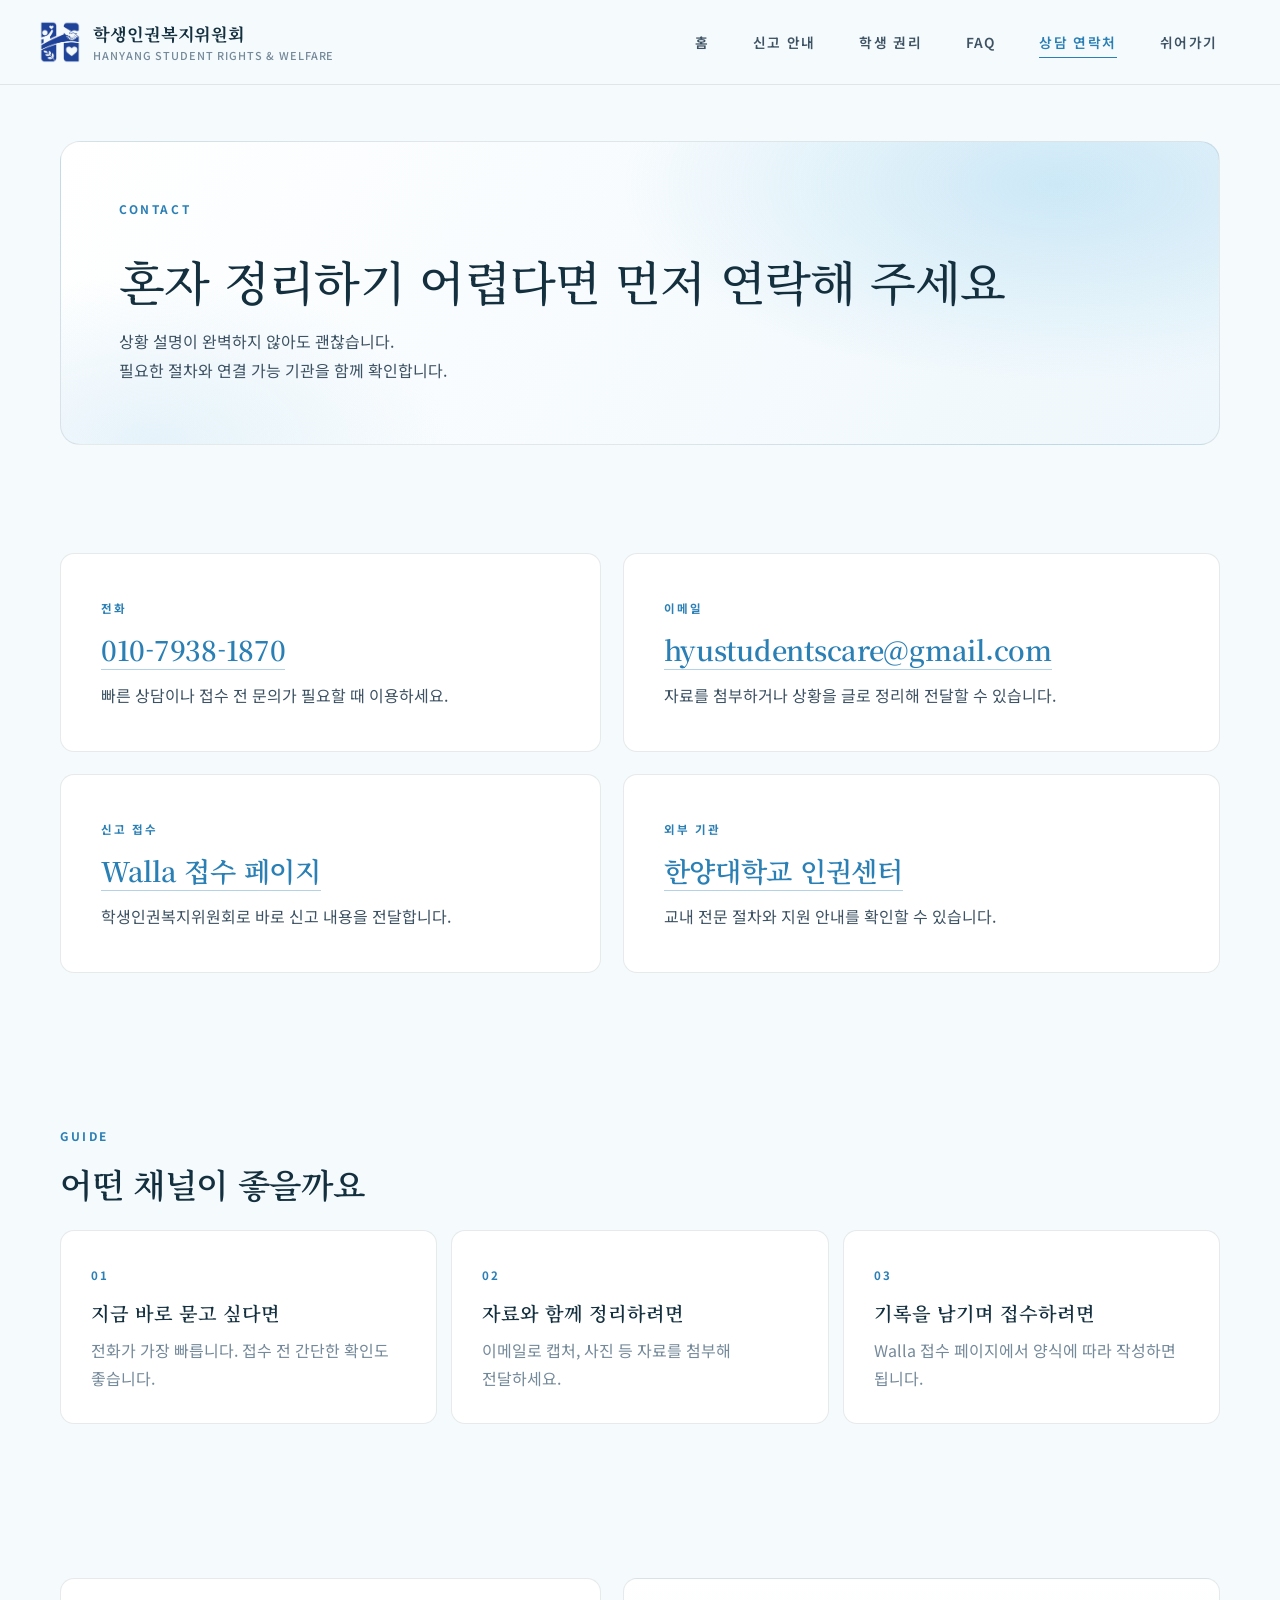
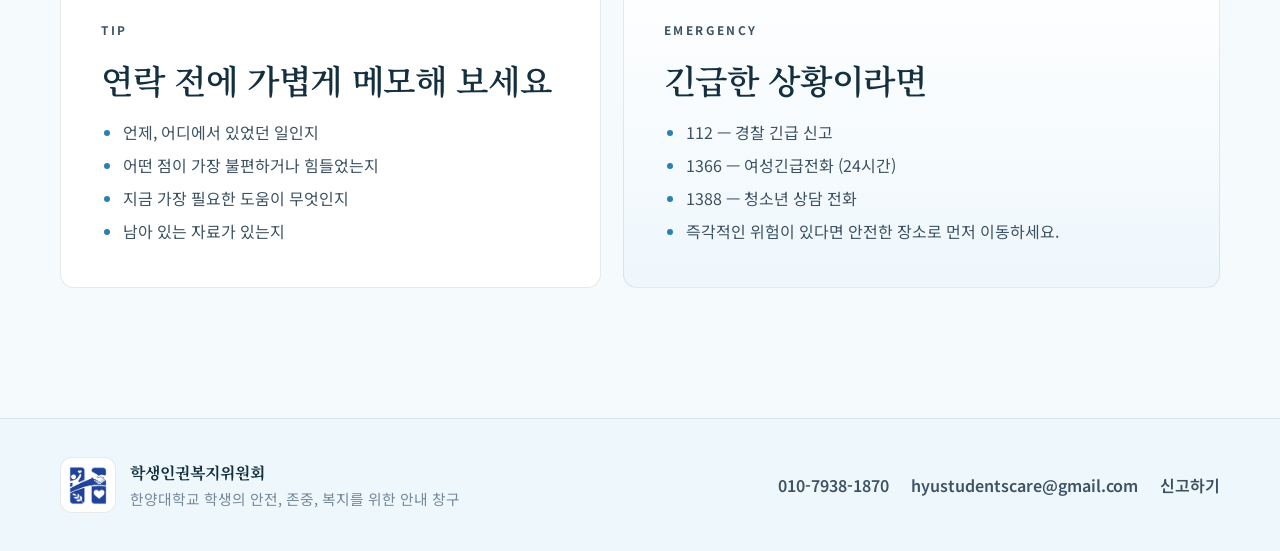
<file: pages/contact.html>
<!DOCTYPE html>
<html lang="ko">
  <head>
    <meta charset="UTF-8" />
    <meta name="viewport" content="width=device-width, initial-scale=1.0" />
    <title>상담 연락처 | 학생인권복지위원회</title>
    <meta name="description" content="학생인권복지위원회 상담 연락처와 외부 기관 연결" />
    <link rel="preconnect" href="https://fonts.googleapis.com" />
    <link rel="preconnect" href="https://fonts.gstatic.com" crossorigin />
    <link href="https://fonts.googleapis.com/css2?family=Noto+Sans+KR:wght@400;500;700;800;900&family=Noto+Serif+KR:wght@400;500;600;700&display=swap" rel="stylesheet" />
    <link rel="stylesheet" href="../styles.css" />
  </head>
  <body data-page="contact">
    <header class="site-header">
      <div class="container header-inner">
        <a class="brand" href="../index.html" aria-label="학생인권복지위원회 홈"><img class="brand__logo" src="../assets/images/로고_누끼.png" alt="" /><span class="brand__text"><strong>학생인권복지위원회</strong><small>Hanyang Student Rights & Welfare</small></span></a>
        <nav id="site-nav" class="site-nav" aria-label="주요 메뉴"><a data-page-link="home" href="../index.html">홈</a><a data-page-link="report" href="report.html">신고 안내</a><a data-page-link="rights" href="rights.html">학생 권리</a><a data-page-link="faq" href="faq.html">FAQ</a><a data-page-link="contact" href="contact.html">상담 연락처</a><a data-page-link="rest" href="rest.html">쉬어가기</a></nav>
        <button class="menu-toggle" type="button" aria-expanded="false" aria-controls="site-nav"><span></span><span></span><span></span><span class="sr-only">메뉴 열기</span></button>
      </div>
    </header>

    <main class="subpage-main">
      <section class="page-hero">
        <div class="container page-hero__inner">
          <p class="eyebrow">CONTACT</p>
          <h1>혼자 정리하기 어렵다면 먼저 연락해 주세요</h1>
          <p>
            상황 설명이 완벽하지 않아도 괜찮습니다.<br />
            필요한 절차와 연결 가능 기관을 함께 확인합니다.
          </p>
        </div>
      </section>

      <section class="section">
        <div class="container info-grid">
          <article class="contact-card">
            <span>전화</span>
            <h2><a href="tel:010-7938-1870">010-7938-1870</a></h2>
            <p>빠른 상담이나 접수 전 문의가 필요할 때 이용하세요.</p>
          </article>
          <article class="contact-card">
            <span>이메일</span>
            <h2><a href="mailto:hyustudentscare@gmail.com">hyustudentscare@gmail.com</a></h2>
            <p>자료를 첨부하거나 상황을 글로 정리해 전달할 수 있습니다.</p>
          </article>
          <article class="contact-card">
            <span>신고 접수</span>
            <h2><a href="https://walla.my/v/a8oq6hDiddJU0hvot35J" target="_blank" rel="noreferrer">Walla 접수 페이지</a></h2>
            <p>학생인권복지위원회로 바로 신고 내용을 전달합니다.</p>
          </article>
          <article class="contact-card">
            <span>외부 기관</span>
            <h2><a href="https://hrc.hanyang.ac.kr/" target="_blank" rel="noreferrer">한양대학교 인권센터</a></h2>
            <p>교내 전문 절차와 지원 안내를 확인할 수 있습니다.</p>
          </article>
        </div>
      </section>

      <section class="section section--tight">
        <div class="container">
          <p class="section-kicker">GUIDE</p>
          <h2 class="section-title">어떤 채널이 좋을까요</h2>
          <div class="feature-grid">
            <article>
              <span>01</span>
              <h3>지금 바로 묻고 싶다면</h3>
              <p>전화가 가장 빠릅니다. 접수 전 간단한 확인도 좋습니다.</p>
            </article>
            <article>
              <span>02</span>
              <h3>자료와 함께 정리하려면</h3>
              <p>이메일로 캡처, 사진 등 자료를 첨부해 전달하세요.</p>
            </article>
            <article>
              <span>03</span>
              <h3>기록을 남기며 접수하려면</h3>
              <p>Walla 접수 페이지에서 양식에 따라 작성하면 됩니다.</p>
            </article>
          </div>
        </div>
      </section>

      <section class="section section--tight">
        <div class="container info-grid">
          <article class="info-panel">
            <p class="section-kicker">TIP</p>
            <h2>연락 전에 가볍게 메모해 보세요</h2>
            <ul class="plain-list">
              <li>언제, 어디에서 있었던 일인지</li>
              <li>어떤 점이 가장 불편하거나 힘들었는지</li>
              <li>지금 가장 필요한 도움이 무엇인지</li>
              <li>남아 있는 자료가 있는지</li>
            </ul>
          </article>
          <article class="info-panel info-panel--soft">
            <p class="section-kicker">EMERGENCY</p>
            <h2>긴급한 상황이라면</h2>
            <ul class="plain-list">
              <li>112 — 경찰 긴급 신고</li>
              <li>1366 — 여성긴급전화 (24시간)</li>
              <li>1388 — 청소년 상담 전화</li>
              <li>즉각적인 위험이 있다면 안전한 장소로 먼저 이동하세요.</li>
            </ul>
          </article>
        </div>
      </section>
    </main>

    <footer class="site-footer">
      <div class="container footer-layout">
        <div class="footer-brand"><img src="../assets/images/로고_누끼.png" alt="" /><div><strong>학생인권복지위원회</strong><p>한양대학교 학생의 안전, 존중, 복지를 위한 안내 창구</p></div></div>
        <div class="footer-links"><a href="tel:010-7938-1870">010-7938-1870</a><a href="mailto:hyustudentscare@gmail.com">hyustudentscare@gmail.com</a><a href="https://walla.my/v/a8oq6hDiddJU0hvot35J" target="_blank" rel="noreferrer">신고하기</a></div>
      </div>
    </footer>
    <script src="../script.js"></script>
  </body>
</html>
</file>
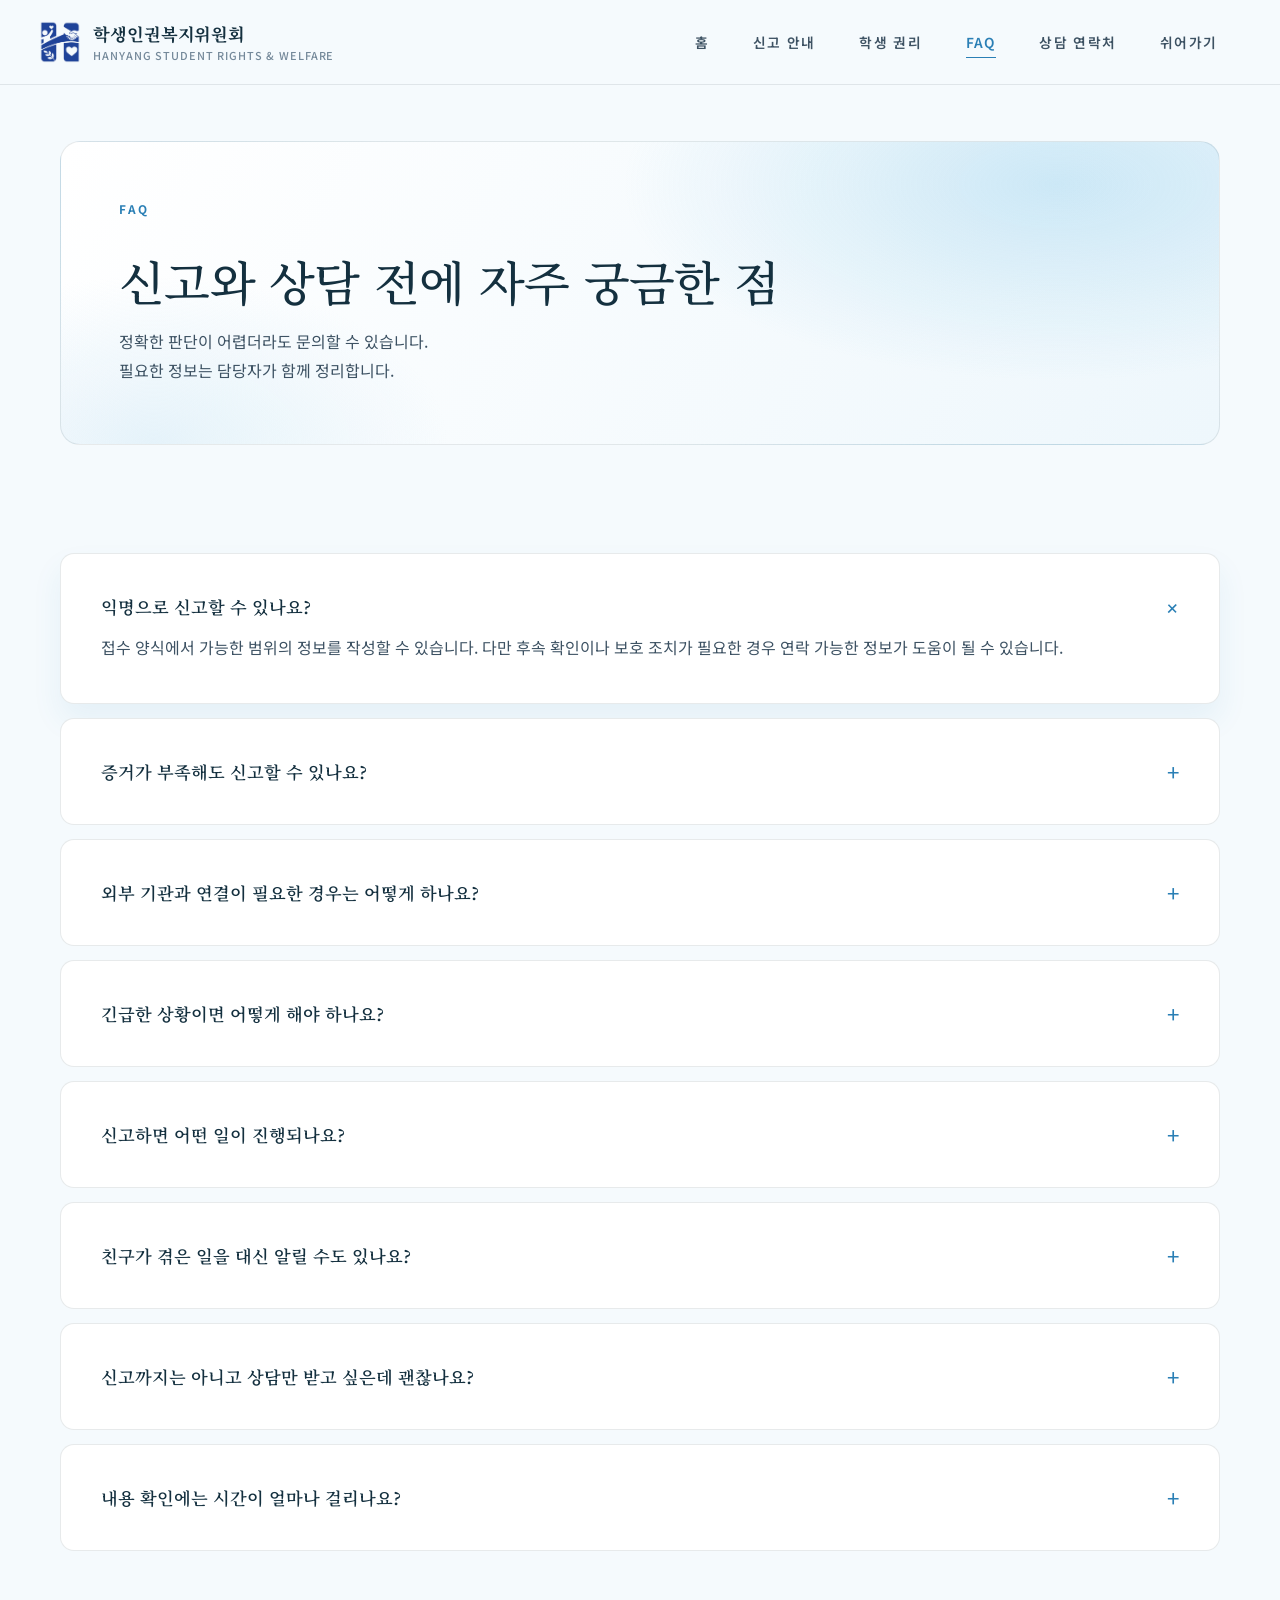
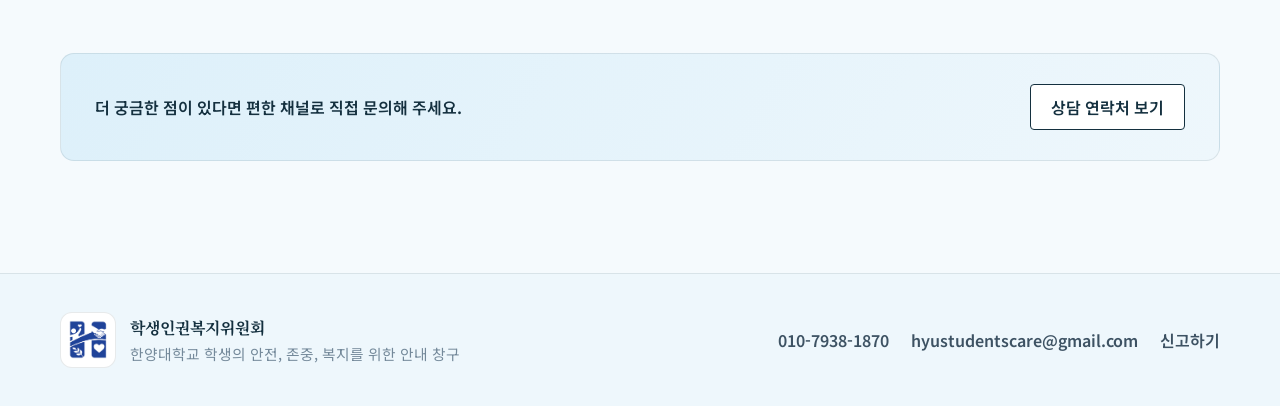
<file: pages/faq.html>
<!DOCTYPE html>
<html lang="ko">
  <head>
    <meta charset="UTF-8" />
    <meta name="viewport" content="width=device-width, initial-scale=1.0" />
    <title>FAQ | 학생인권복지위원회</title>
    <meta name="description" content="학생인권복지위원회 자주 묻는 질문" />
    <link rel="preconnect" href="https://fonts.googleapis.com" />
    <link rel="preconnect" href="https://fonts.gstatic.com" crossorigin />
    <link href="https://fonts.googleapis.com/css2?family=Noto+Sans+KR:wght@400;500;700;800;900&family=Noto+Serif+KR:wght@400;500;600;700&display=swap" rel="stylesheet" />
    <link rel="stylesheet" href="../styles.css" />
  </head>
  <body data-page="faq">
    <header class="site-header">
      <div class="container header-inner">
        <a class="brand" href="../index.html" aria-label="학생인권복지위원회 홈"><img class="brand__logo" src="../assets/images/로고_누끼.png" alt="" /><span class="brand__text"><strong>학생인권복지위원회</strong><small>Hanyang Student Rights & Welfare</small></span></a>
        <nav id="site-nav" class="site-nav" aria-label="주요 메뉴"><a data-page-link="home" href="../index.html">홈</a><a data-page-link="report" href="report.html">신고 안내</a><a data-page-link="rights" href="rights.html">학생 권리</a><a data-page-link="faq" href="faq.html">FAQ</a><a data-page-link="contact" href="contact.html">상담 연락처</a><a data-page-link="rest" href="rest.html">쉬어가기</a></nav>
        <button class="menu-toggle" type="button" aria-expanded="false" aria-controls="site-nav"><span></span><span></span><span></span><span class="sr-only">메뉴 열기</span></button>
      </div>
    </header>

    <main class="subpage-main">
      <section class="page-hero">
        <div class="container page-hero__inner">
          <p class="eyebrow">FAQ</p>
          <h1>신고와 상담 전에 자주 궁금한 점</h1>
          <p>
            정확한 판단이 어렵더라도 문의할 수 있습니다.<br />
            필요한 정보는 담당자가 함께 정리합니다.
          </p>
        </div>
      </section>

      <section class="section">
        <div class="container faq-list">
          <details open><summary>익명으로 신고할 수 있나요?</summary><p>접수 양식에서 가능한 범위의 정보를 작성할 수 있습니다. 다만 후속 확인이나 보호 조치가 필요한 경우 연락 가능한 정보가 도움이 될 수 있습니다.</p></details>
          <details><summary>증거가 부족해도 신고할 수 있나요?</summary><p>가능합니다. 날짜, 장소, 당시 상황처럼 기억나는 내용을 먼저 적어 주세요. 이후 필요한 자료를 함께 정리할 수 있습니다.</p></details>
          <details><summary>외부 기관과 연결이 필요한 경우는 어떻게 하나요?</summary><p>학내 전문 지원이 필요하거나 공식 절차가 필요한 경우 한양대학교 인권센터 등 관련 기관 정보를 안내합니다.</p></details>
          <details><summary>긴급한 상황이면 어떻게 해야 하나요?</summary><p>즉각적인 안전 위협이 있다면 주변의 안전한 장소로 이동하고, 필요한 경우 긴급 신고 기관 또는 학교 담당 부서에 바로 연락해 주세요.</p></details>
          <details><summary>신고하면 어떤 일이 진행되나요?</summary><p>담당자가 내용을 확인한 뒤 추가로 필요한 정보를 안내합니다. 이후 상담 연결, 보호 조치, 외부 기관 연계 등 가능한 방법을 신고한 학생의 의사를 중심으로 함께 정합니다.</p></details>
          <details><summary>친구가 겪은 일을 대신 알릴 수도 있나요?</summary><p>가능합니다. 다만 본인의 의사가 가장 중요하기 때문에, 이후 진행은 당사자의 동의를 확인하면서 함께 정리하게 됩니다.</p></details>
          <details><summary>신고까지는 아니고 상담만 받고 싶은데 괜찮나요?</summary><p>물론입니다. 상담만 받고 마무리해도 되고, 이야기를 나눈 뒤 신고 여부를 천천히 결정해도 됩니다. 상담이 자동으로 신고로 이어지지 않습니다.</p></details>
          <details><summary>내용 확인에는 시간이 얼마나 걸리나요?</summary><p>사안에 따라 다르지만, 접수된 내용은 순서대로 확인하고 가능한 빠르게 회신합니다. 급한 사안이라면 전화로 먼저 알려 주세요.</p></details>
        </div>
      </section>

      <section class="notice-band">
        <div class="container notice-band__inner">
          <p>더 궁금한 점이 있다면 편한 채널로 직접 문의해 주세요.</p>
          <a href="contact.html">상담 연락처 보기</a>
        </div>
      </section>
    </main>

    <footer class="site-footer">
      <div class="container footer-layout">
        <div class="footer-brand"><img src="../assets/images/로고_누끼.png" alt="" /><div><strong>학생인권복지위원회</strong><p>한양대학교 학생의 안전, 존중, 복지를 위한 안내 창구</p></div></div>
        <div class="footer-links"><a href="tel:010-7938-1870">010-7938-1870</a><a href="mailto:hyustudentscare@gmail.com">hyustudentscare@gmail.com</a><a href="https://walla.my/v/a8oq6hDiddJU0hvot35J" target="_blank" rel="noreferrer">신고하기</a></div>
      </div>
    </footer>
    <script src="../script.js"></script>
  </body>
</html>
</file>
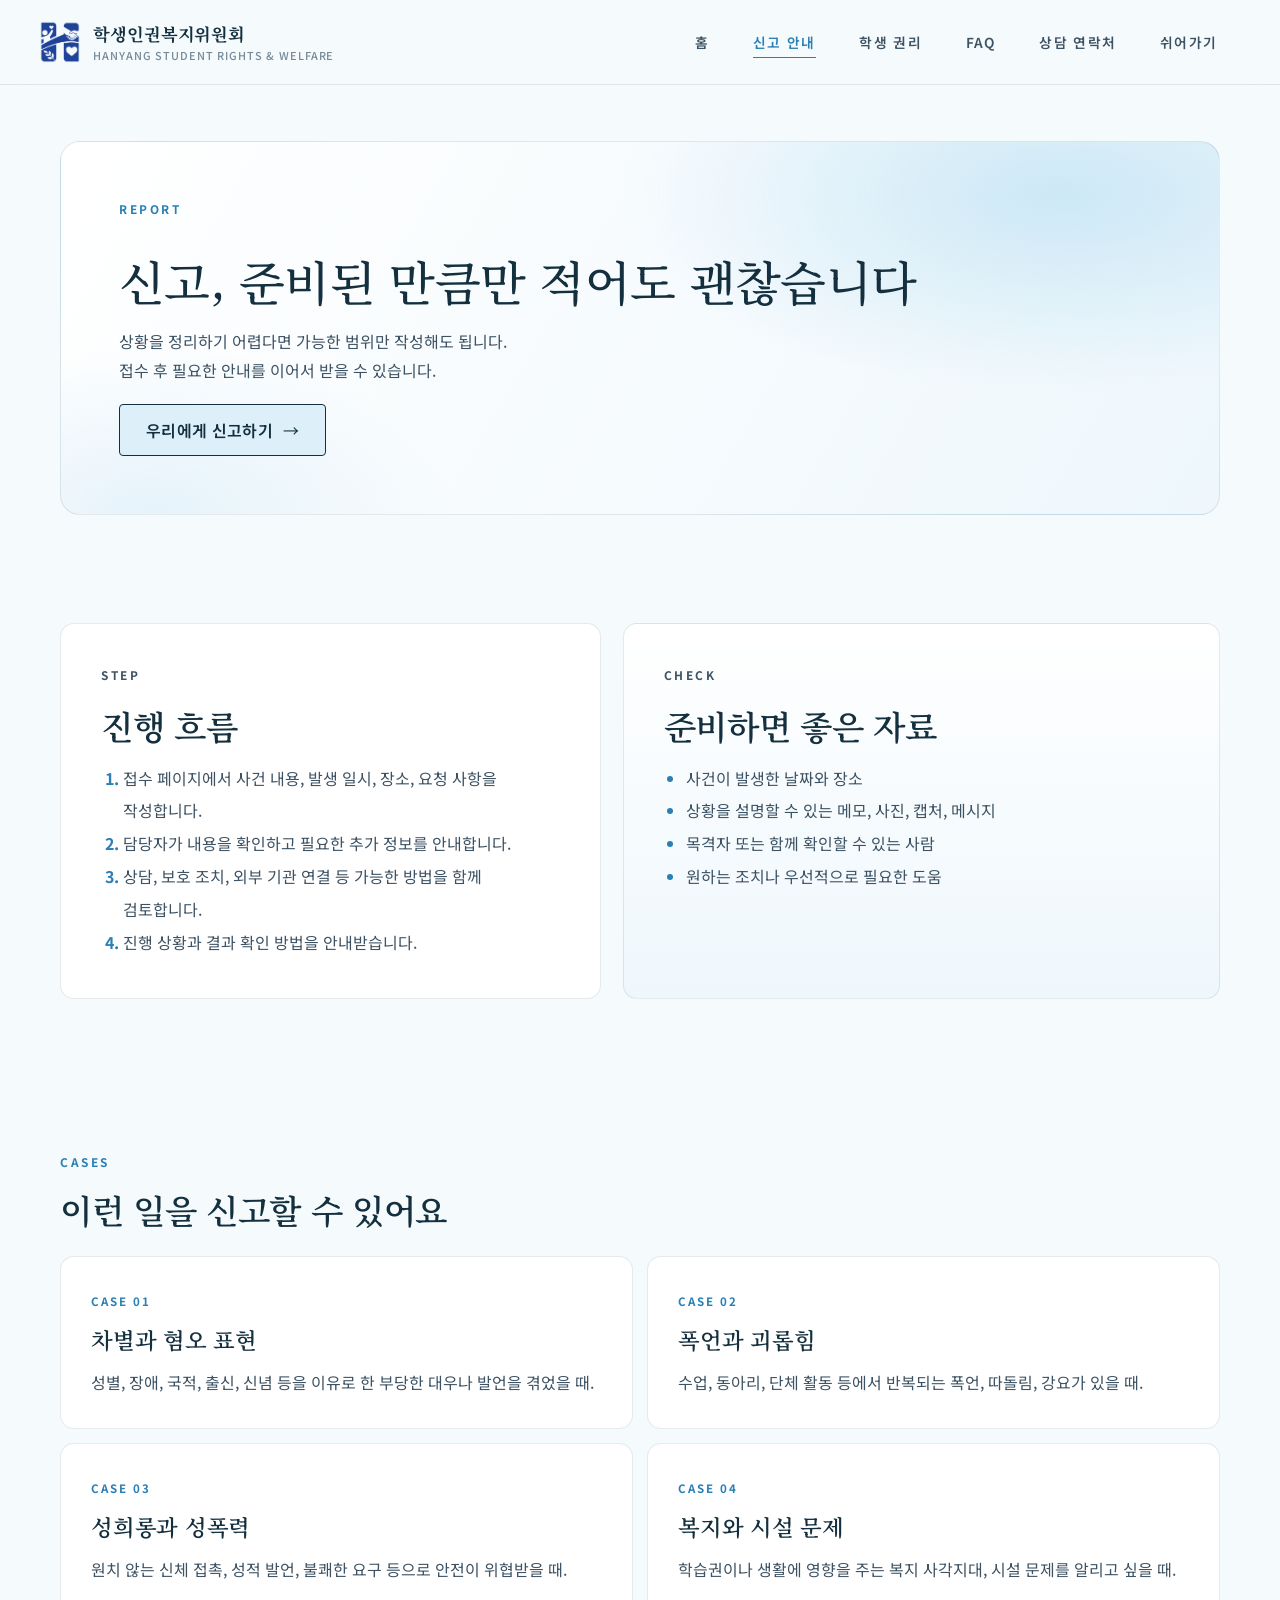
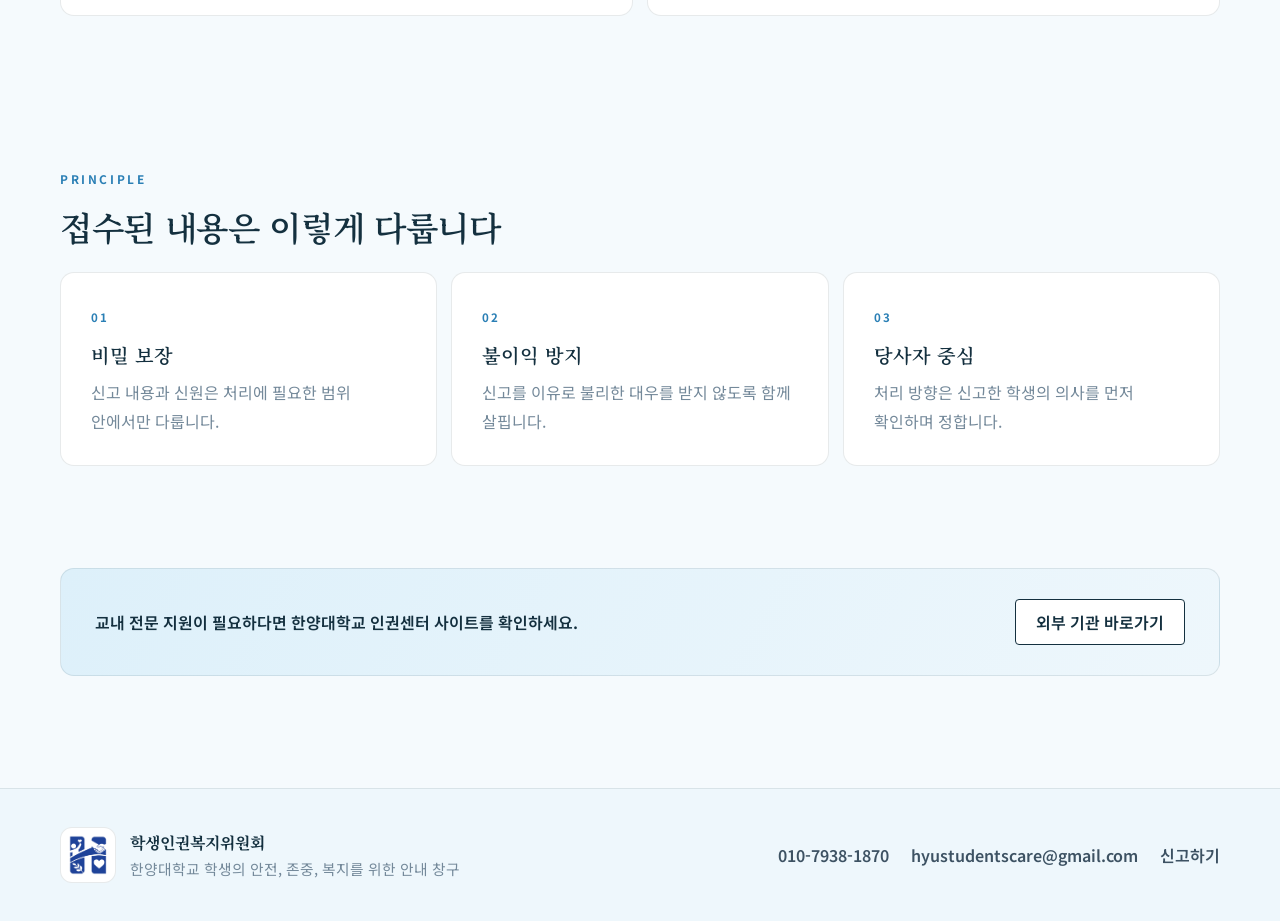
<file: pages/report.html>
<!DOCTYPE html>
<html lang="ko">
  <head>
    <meta charset="UTF-8" />
    <meta name="viewport" content="width=device-width, initial-scale=1.0" />
    <title>신고 안내 | 학생인권복지위원회</title>
    <meta name="description" content="학생인권복지위원회 신고 접수 방법과 준비 사항 안내" />
    <link rel="preconnect" href="https://fonts.googleapis.com" />
    <link rel="preconnect" href="https://fonts.gstatic.com" crossorigin />
    <link href="https://fonts.googleapis.com/css2?family=Noto+Sans+KR:wght@400;500;700;800;900&family=Noto+Serif+KR:wght@400;500;600;700&display=swap" rel="stylesheet" />
    <link rel="stylesheet" href="../styles.css" />
  </head>
  <body data-page="report">
    <header class="site-header">
      <div class="container header-inner">
        <a class="brand" href="../index.html" aria-label="학생인권복지위원회 홈">
          <img class="brand__logo" src="../assets/images/로고_누끼.png" alt="" />
          <span class="brand__text"><strong>학생인권복지위원회</strong><small>Hanyang Student Rights & Welfare</small></span>
        </a>
        <nav id="site-nav" class="site-nav" aria-label="주요 메뉴">
          <a data-page-link="home" href="../index.html">홈</a>
          <a data-page-link="report" href="report.html">신고 안내</a>
          <a data-page-link="rights" href="rights.html">학생 권리</a>
          <a data-page-link="faq" href="faq.html">FAQ</a>
          <a data-page-link="contact" href="contact.html">상담 연락처</a>
          <a data-page-link="rest" href="rest.html">쉬어가기</a>
        </nav>
        <button class="menu-toggle" type="button" aria-expanded="false" aria-controls="site-nav"><span></span><span></span><span></span><span class="sr-only">메뉴 열기</span></button>
      </div>
    </header>

    <main class="subpage-main">
      <section class="page-hero">
        <div class="container page-hero__inner">
          <p class="eyebrow">REPORT</p>
          <h1>신고, 준비된 만큼만 적어도 괜찮습니다</h1>
          <p>
            상황을 정리하기 어렵다면 가능한 범위만 작성해도 됩니다.<br />
            접수 후 필요한 안내를 이어서 받을 수 있습니다.
          </p>
          <a class="button button--primary" href="https://walla.my/v/a8oq6hDiddJU0hvot35J" target="_blank" rel="noreferrer">우리에게 신고하기</a>
        </div>
      </section>

      <section class="section">
        <div class="container info-grid">
          <article class="info-panel">
            <p class="section-kicker">STEP</p>
            <h2>진행 흐름</h2>
            <ol class="steps">
              <li>접수 페이지에서 사건 내용, 발생 일시, 장소, 요청 사항을 작성합니다.</li>
              <li>담당자가 내용을 확인하고 필요한 추가 정보를 안내합니다.</li>
              <li>상담, 보호 조치, 외부 기관 연결 등 가능한 방법을 함께 검토합니다.</li>
              <li>진행 상황과 결과 확인 방법을 안내받습니다.</li>
            </ol>
          </article>
          <article class="info-panel info-panel--soft">
            <p class="section-kicker">CHECK</p>
            <h2>준비하면 좋은 자료</h2>
            <ul class="plain-list">
              <li>사건이 발생한 날짜와 장소</li>
              <li>상황을 설명할 수 있는 메모, 사진, 캡처, 메시지</li>
              <li>목격자 또는 함께 확인할 수 있는 사람</li>
              <li>원하는 조치나 우선적으로 필요한 도움</li>
            </ul>
          </article>
        </div>
      </section>

      <section class="section section--tight">
        <div class="container">
          <p class="section-kicker">CASES</p>
          <h2 class="section-title">이런 일을 신고할 수 있어요</h2>
          <div class="card-grid">
            <article class="info-card">
              <span>Case 01</span>
              <h2>차별과 혐오 표현</h2>
              <p>성별, 장애, 국적, 출신, 신념 등을 이유로 한 부당한 대우나 발언을 겪었을 때.</p>
            </article>
            <article class="info-card">
              <span>Case 02</span>
              <h2>폭언과 괴롭힘</h2>
              <p>수업, 동아리, 단체 활동 등에서 반복되는 폭언, 따돌림, 강요가 있을 때.</p>
            </article>
            <article class="info-card">
              <span>Case 03</span>
              <h2>성희롱과 성폭력</h2>
              <p>원치 않는 신체 접촉, 성적 발언, 불쾌한 요구 등으로 안전이 위협받을 때.</p>
            </article>
            <article class="info-card">
              <span>Case 04</span>
              <h2>복지와 시설 문제</h2>
              <p>학습권이나 생활에 영향을 주는 복지 사각지대, 시설 문제를 알리고 싶을 때.</p>
            </article>
          </div>
        </div>
      </section>

      <section class="section section--tight">
        <div class="container">
          <p class="section-kicker">PRINCIPLE</p>
          <h2 class="section-title">접수된 내용은 이렇게 다룹니다</h2>
          <div class="feature-grid">
            <article>
              <span>01</span>
              <h3>비밀 보장</h3>
              <p>신고 내용과 신원은 처리에 필요한 범위 안에서만 다룹니다.</p>
            </article>
            <article>
              <span>02</span>
              <h3>불이익 방지</h3>
              <p>신고를 이유로 불리한 대우를 받지 않도록 함께 살핍니다.</p>
            </article>
            <article>
              <span>03</span>
              <h3>당사자 중심</h3>
              <p>처리 방향은 신고한 학생의 의사를 먼저 확인하며 정합니다.</p>
            </article>
          </div>
        </div>
      </section>

      <section class="notice-band">
        <div class="container notice-band__inner">
          <p>교내 전문 지원이 필요하다면 한양대학교 인권센터 사이트를 확인하세요.</p>
          <a href="https://hrc.hanyang.ac.kr/" target="_blank" rel="noreferrer">외부 기관 바로가기</a>
        </div>
      </section>
    </main>

    <footer class="site-footer">
      <div class="container footer-layout">
        <div class="footer-brand"><img src="../assets/images/로고_누끼.png" alt="" /><div><strong>학생인권복지위원회</strong><p>한양대학교 학생의 안전, 존중, 복지를 위한 안내 창구</p></div></div>
        <div class="footer-links"><a href="tel:010-7938-1870">010-7938-1870</a><a href="mailto:hyustudentscare@gmail.com">hyustudentscare@gmail.com</a><a href="https://walla.my/v/a8oq6hDiddJU0hvot35J" target="_blank" rel="noreferrer">신고하기</a></div>
      </div>
    </footer>
    <script src="../script.js"></script>
  </body>
</html>
</file>
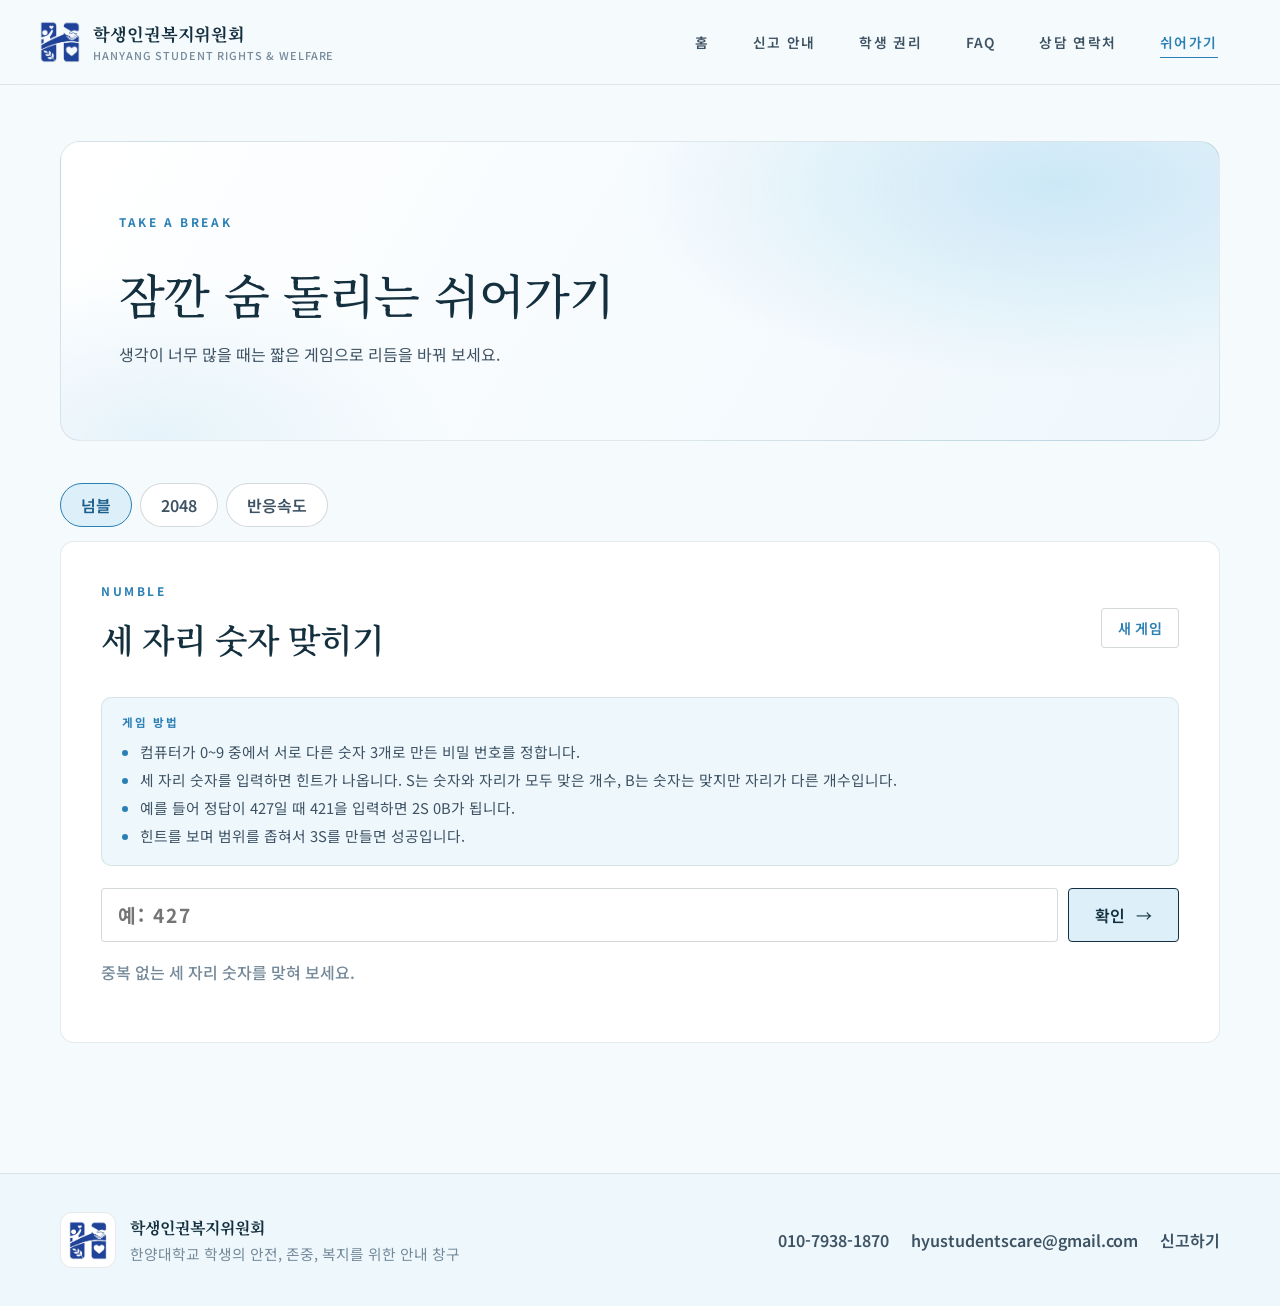
<file: pages/rest.html>
<!DOCTYPE html>
<html lang="ko">
  <head>
    <meta charset="UTF-8" />
    <meta name="viewport" content="width=device-width, initial-scale=1.0" />
    <title>쉬어가기 | 학생인권복지위원회</title>
    <meta name="description" content="잠깐 쉬어갈 수 있는 넘블, 2048, 반응속도 미니게임" />
    <link rel="preconnect" href="https://fonts.googleapis.com" />
    <link rel="preconnect" href="https://fonts.gstatic.com" crossorigin />
    <link href="https://fonts.googleapis.com/css2?family=Noto+Sans+KR:wght@400;500;700;800;900&family=Noto+Serif+KR:wght@400;500;600;700&display=swap" rel="stylesheet" />
    <link rel="stylesheet" href="../styles.css" />
  </head>
  <body data-page="rest">
    <header class="site-header">
      <div class="container header-inner">
        <a class="brand" href="../index.html" aria-label="학생인권복지위원회 홈"><img class="brand__logo" src="../assets/images/로고_누끼.png" alt="" /><span class="brand__text"><strong>학생인권복지위원회</strong><small>Hanyang Student Rights & Welfare</small></span></a>
        <nav id="site-nav" class="site-nav" aria-label="주요 메뉴"><a data-page-link="home" href="../index.html">홈</a><a data-page-link="report" href="report.html">신고 안내</a><a data-page-link="rights" href="rights.html">학생 권리</a><a data-page-link="faq" href="faq.html">FAQ</a><a data-page-link="contact" href="contact.html">상담 연락처</a><a data-page-link="rest" href="rest.html">쉬어가기</a></nav>
        <button class="menu-toggle" type="button" aria-expanded="false" aria-controls="site-nav"><span></span><span></span><span></span><span class="sr-only">메뉴 열기</span></button>
      </div>
    </header>

    <main class="subpage-main">
      <section class="page-hero">
        <div class="container page-hero__inner">
          <p class="eyebrow">TAKE A BREAK</p>
          <h1>잠깐 숨 돌리는 쉬어가기</h1>
          <p>생각이 너무 많을 때는 짧은 게임으로 리듬을 바꿔 보세요.</p>
        </div>
      </section>

      <section class="section game-section">
        <div class="container">
          <div class="game-tabs" role="tablist" aria-label="미니게임 선택">
            <button class="game-tab is-active" type="button" data-game-tab="numble">넘블</button>
            <button class="game-tab" type="button" data-game-tab="twenty48">2048</button>
            <button class="game-tab" type="button" data-game-tab="reaction">반응속도</button>
          </div>

          <div class="game-panel is-active" data-game-panel="numble">
            <div class="game-card">
              <div class="game-card__head">
                <div>
                  <p class="section-kicker">NUMBLE</p>
                  <h2>세 자리 숫자 맞히기</h2>
                </div>
                <button class="button button--small" type="button" id="numble-reset">새 게임</button>
              </div>
              <div class="game-help">
                <strong>게임 방법</strong>
                <ul>
                  <li>컴퓨터가 0~9 중에서 서로 다른 숫자 3개로 만든 비밀 번호를 정합니다.</li>
                  <li>세 자리 숫자를 입력하면 힌트가 나옵니다. S는 숫자와 자리가 모두 맞은 개수, B는 숫자는 맞지만 자리가 다른 개수입니다.</li>
                  <li>예를 들어 정답이 427일 때 421을 입력하면 2S 0B가 됩니다.</li>
                  <li>힌트를 보며 범위를 좁혀서 3S를 만들면 성공입니다.</li>
                </ul>
              </div>
              <form class="numble-form" id="numble-form">
                <input id="numble-input" type="text" inputmode="numeric" maxlength="3" placeholder="예: 427" autocomplete="off" />
                <button class="button button--primary" type="submit">확인</button>
              </form>
              <p class="game-message" id="numble-message">중복 없는 세 자리 숫자를 맞혀 보세요.</p>
              <div class="guess-list" id="numble-guesses" aria-live="polite"></div>
            </div>
          </div>

          <div class="game-panel" data-game-panel="twenty48">
            <div class="game-card">
              <div class="game-card__head">
                <div>
                  <p class="section-kicker">2048</p>
                  <h2>같은 숫자를 합쳐 2048 만들기</h2>
                </div>
                <div class="score-box"><span>점수</span><strong id="score-2048">0</strong></div>
                <button class="button button--small" type="button" id="reset-2048">새 게임</button>
              </div>
              <div class="game-help">
                <strong>게임 방법</strong>
                <ul>
                  <li>방향키를 누르면(모바일은 게임판을 스와이프) 모든 타일이 그 방향으로 끝까지 밀립니다.</li>
                  <li>같은 숫자 타일이 부딪히면 하나로 합쳐지며 두 배가 됩니다. 합쳐진 만큼 점수를 얻습니다.</li>
                  <li>움직일 때마다 새 타일이 하나씩 생깁니다. 칸이 가득 차서 움직일 수 없으면 게임이 끝납니다.</li>
                  <li>한쪽 구석에 큰 숫자를 모으는 것이 요령입니다. 2048 타일을 만들면 성공!</li>
                </ul>
              </div>
              <div class="board-2048" id="board-2048" aria-label="2048 게임판"></div>
              <p class="game-message" id="message-2048">방향키나 스와이프로 움직일 수 있습니다.</p>
            </div>
          </div>

          <div class="game-panel" data-game-panel="reaction">
            <div class="game-card">
              <div class="game-card__head">
                <div>
                  <p class="section-kicker">REACTION</p>
                  <h2>초록색이 되면 바로 누르기</h2>
                </div>
                <button class="button button--small" type="button" id="reaction-reset">초기화</button>
              </div>
              <div class="game-help">
                <strong>게임 방법</strong>
                <ul>
                  <li>아래 큰 버튼을 누르면 노란색 '기다리기' 상태가 됩니다.</li>
                  <li>잠시 후 무작위 타이밍에 초록색으로 바뀝니다. 그 순간 최대한 빨리 누르세요.</li>
                  <li>초록색이 되기 전에 누르면 실패로 처리되어 다시 시작합니다.</li>
                  <li>기록은 ms(1000분의 1초) 단위로 표시되며, 최고 기록에 도전해 보세요.</li>
                </ul>
              </div>
              <button class="reaction-pad" type="button" id="reaction-pad">시작</button>
              <p class="game-message" id="reaction-message">버튼을 누르면 준비가 시작됩니다.</p>
              <div class="reaction-records">
                <span>최근 기록 <strong id="reaction-last">-</strong></span>
                <span>최고 기록 <strong id="reaction-best">-</strong></span>
              </div>
            </div>
          </div>
        </div>
      </section>
    </main>

    <footer class="site-footer">
      <div class="container footer-layout">
        <div class="footer-brand"><img src="../assets/images/로고_누끼.png" alt="" /><div><strong>학생인권복지위원회</strong><p>한양대학교 학생의 안전, 존중, 복지를 위한 안내 창구</p></div></div>
        <div class="footer-links"><a href="tel:010-7938-1870">010-7938-1870</a><a href="mailto:hyustudentscare@gmail.com">hyustudentscare@gmail.com</a><a href="https://walla.my/v/a8oq6hDiddJU0hvot35J" target="_blank" rel="noreferrer">신고하기</a></div>
      </div>
    </footer>
    <script src="../script.js"></script>
  </body>
</html>
</file>
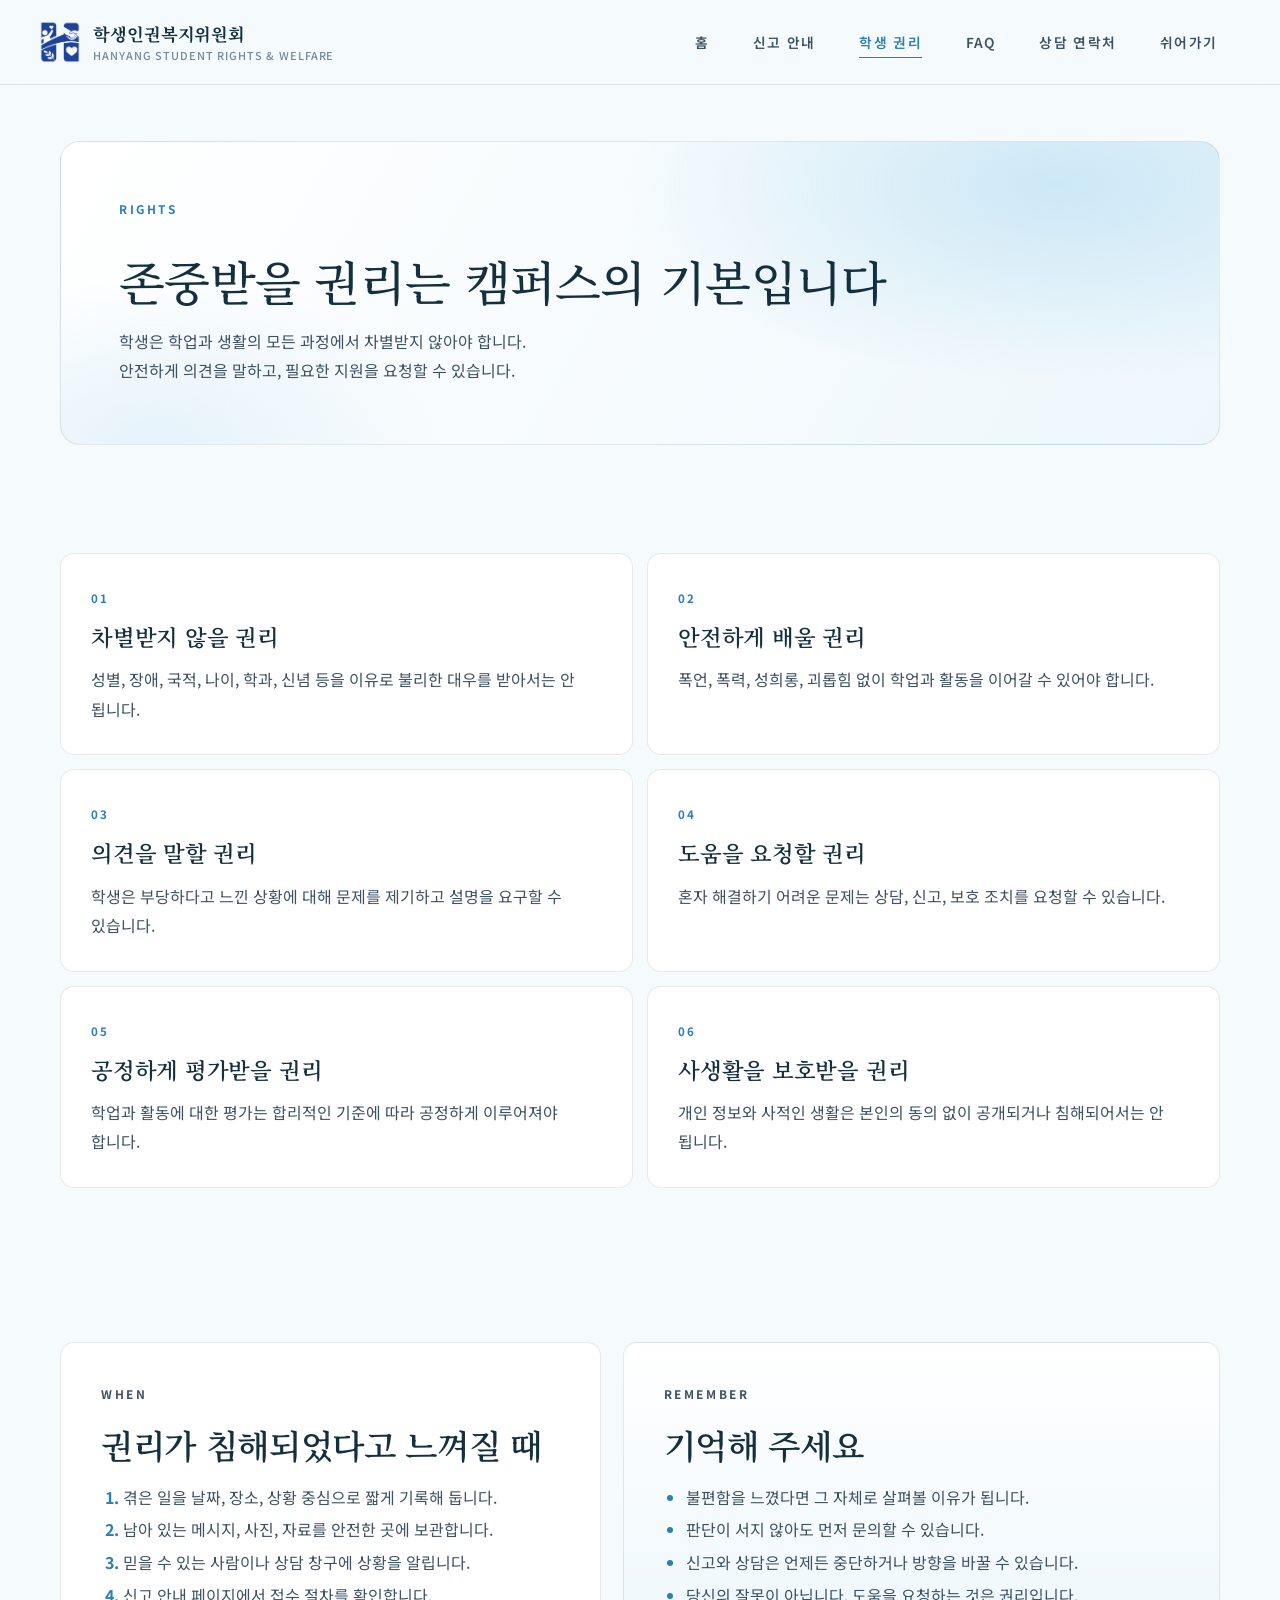
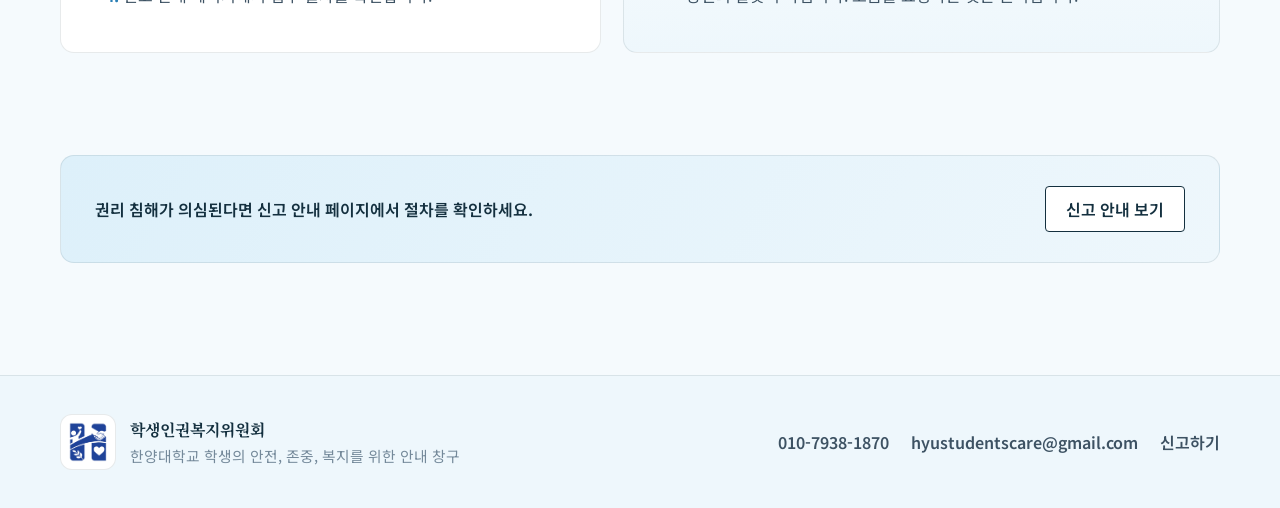
<file: pages/rights.html>
<!DOCTYPE html>
<html lang="ko">
  <head>
    <meta charset="UTF-8" />
    <meta name="viewport" content="width=device-width, initial-scale=1.0" />
    <title>학생 권리 | 학생인권복지위원회</title>
    <meta name="description" content="한양대학교 학생을 위한 기본 권리와 보호 안내" />
    <link rel="preconnect" href="https://fonts.googleapis.com" />
    <link rel="preconnect" href="https://fonts.gstatic.com" crossorigin />
    <link href="https://fonts.googleapis.com/css2?family=Noto+Sans+KR:wght@400;500;700;800;900&family=Noto+Serif+KR:wght@400;500;600;700&display=swap" rel="stylesheet" />
    <link rel="stylesheet" href="../styles.css" />
  </head>
  <body data-page="rights">
    <header class="site-header">
      <div class="container header-inner">
        <a class="brand" href="../index.html" aria-label="학생인권복지위원회 홈"><img class="brand__logo" src="../assets/images/로고_누끼.png" alt="" /><span class="brand__text"><strong>학생인권복지위원회</strong><small>Hanyang Student Rights & Welfare</small></span></a>
        <nav id="site-nav" class="site-nav" aria-label="주요 메뉴"><a data-page-link="home" href="../index.html">홈</a><a data-page-link="report" href="report.html">신고 안내</a><a data-page-link="rights" href="rights.html">학생 권리</a><a data-page-link="faq" href="faq.html">FAQ</a><a data-page-link="contact" href="contact.html">상담 연락처</a><a data-page-link="rest" href="rest.html">쉬어가기</a></nav>
        <button class="menu-toggle" type="button" aria-expanded="false" aria-controls="site-nav"><span></span><span></span><span></span><span class="sr-only">메뉴 열기</span></button>
      </div>
    </header>

    <main class="subpage-main">
      <section class="page-hero">
        <div class="container page-hero__inner">
          <p class="eyebrow">RIGHTS</p>
          <h1>존중받을 권리는 캠퍼스의 기본입니다</h1>
          <p>
            학생은 학업과 생활의 모든 과정에서 차별받지 않아야 합니다.<br />
            안전하게 의견을 말하고, 필요한 지원을 요청할 수 있습니다.
          </p>
        </div>
      </section>

      <section class="section">
        <div class="container card-grid">
          <article class="info-card"><span>01</span><h2>차별받지 않을 권리</h2><p>성별, 장애, 국적, 나이, 학과, 신념 등을 이유로 불리한 대우를 받아서는 안 됩니다.</p></article>
          <article class="info-card"><span>02</span><h2>안전하게 배울 권리</h2><p>폭언, 폭력, 성희롱, 괴롭힘 없이 학업과 활동을 이어갈 수 있어야 합니다.</p></article>
          <article class="info-card"><span>03</span><h2>의견을 말할 권리</h2><p>학생은 부당하다고 느낀 상황에 대해 문제를 제기하고 설명을 요구할 수 있습니다.</p></article>
          <article class="info-card"><span>04</span><h2>도움을 요청할 권리</h2><p>혼자 해결하기 어려운 문제는 상담, 신고, 보호 조치를 요청할 수 있습니다.</p></article>
          <article class="info-card"><span>05</span><h2>공정하게 평가받을 권리</h2><p>학업과 활동에 대한 평가는 합리적인 기준에 따라 공정하게 이루어져야 합니다.</p></article>
          <article class="info-card"><span>06</span><h2>사생활을 보호받을 권리</h2><p>개인 정보와 사적인 생활은 본인의 동의 없이 공개되거나 침해되어서는 안 됩니다.</p></article>
        </div>
      </section>

      <section class="section section--tight">
        <div class="container info-grid">
          <article class="info-panel">
            <p class="section-kicker">WHEN</p>
            <h2>권리가 침해되었다고 느껴질 때</h2>
            <ol class="steps">
              <li>겪은 일을 날짜, 장소, 상황 중심으로 짧게 기록해 둡니다.</li>
              <li>남아 있는 메시지, 사진, 자료를 안전한 곳에 보관합니다.</li>
              <li>믿을 수 있는 사람이나 상담 창구에 상황을 알립니다.</li>
              <li>신고 안내 페이지에서 접수 절차를 확인합니다.</li>
            </ol>
          </article>
          <article class="info-panel info-panel--soft">
            <p class="section-kicker">REMEMBER</p>
            <h2>기억해 주세요</h2>
            <ul class="plain-list">
              <li>불편함을 느꼈다면 그 자체로 살펴볼 이유가 됩니다.</li>
              <li>판단이 서지 않아도 먼저 문의할 수 있습니다.</li>
              <li>신고와 상담은 언제든 중단하거나 방향을 바꿀 수 있습니다.</li>
              <li>당신의 잘못이 아닙니다. 도움을 요청하는 것은 권리입니다.</li>
            </ul>
          </article>
        </div>
      </section>

      <section class="notice-band">
        <div class="container notice-band__inner">
          <p>권리 침해가 의심된다면 신고 안내 페이지에서 절차를 확인하세요.</p>
          <a href="report.html">신고 안내 보기</a>
        </div>
      </section>
    </main>

    <footer class="site-footer">
      <div class="container footer-layout">
        <div class="footer-brand"><img src="../assets/images/로고_누끼.png" alt="" /><div><strong>학생인권복지위원회</strong><p>한양대학교 학생의 안전, 존중, 복지를 위한 안내 창구</p></div></div>
        <div class="footer-links"><a href="tel:010-7938-1870">010-7938-1870</a><a href="mailto:hyustudentscare@gmail.com">hyustudentscare@gmail.com</a><a href="https://walla.my/v/a8oq6hDiddJU0hvot35J" target="_blank" rel="noreferrer">신고하기</a></div>
      </div>
    </footer>
    <script src="../script.js"></script>
  </body>
</html>
</file>
<file: styles.css>
/* ==========================================================
   학생인권복지위원회 — Sky Journal Theme
   에디토리얼 저널 스타일 · 하늘색 팔레트 · 모바일 반응형
   ========================================================== */

:root {
  --bg: #f5fafd;
  --surface: #ffffff;
  --paper: #fdfeff;
  --sky: #7cc4e8;
  --sky-soft: #ddf0fa;
  --sky-pale: #eef7fc;
  --sky-deep: #2a7fb5;
  --blue: #1d5e8a;
  --ink: #14303f;
  --text: #3d5263;
  --muted: #74899a;
  --line: rgba(20, 48, 63, 0.18);
  --line-soft: rgba(20, 48, 63, 0.1);
  --cloud: #cfe8f6;
  --sun: #ffe3a8;
  --serif: "Noto Serif KR", "Georgia", serif;
  --sans: "Noto Sans KR", sans-serif;
  --radius: 14px;
}

* {
  box-sizing: border-box;
}

html {
  scroll-behavior: smooth;
}

body {
  margin: 0;
  color: var(--text);
  font-family: var(--sans);
  font-weight: 400;
  background: var(--bg);
  -webkit-font-smoothing: antialiased;
}

img {
  max-width: 100%;
}

a {
  color: inherit;
  text-decoration: none;
}

button,
input {
  font: inherit;
}

button {
  cursor: pointer;
}

.container {
  width: min(1160px, calc(100% - 48px));
  margin: 0 auto;
}

.sr-only {
  position: absolute;
  width: 1px;
  height: 1px;
  padding: 0;
  margin: -1px;
  overflow: hidden;
  clip: rect(0, 0, 0, 0);
  white-space: nowrap;
  border: 0;
}

/* ----------------------------------------------------------
   Header
   ---------------------------------------------------------- */

.site-header {
  position: sticky;
  top: 0;
  z-index: 30;
  background: rgba(245, 250, 253, 0.9);
  border-bottom: 1px solid var(--line-soft);
  backdrop-filter: blur(14px);
  -webkit-backdrop-filter: blur(14px);
}

.header-shell,
.header-inner {
  width: min(1480px, 100%);
  min-height: 84px;
  display: grid;
  grid-template-columns: minmax(200px, 1fr) auto minmax(90px, 1fr);
  gap: 24px;
  align-items: center;
  margin: 0 auto;
  padding: 0 clamp(18px, 3vw, 40px);
}

.header-inner {
  grid-template-columns: minmax(200px, 1fr) auto auto;
}

.brand {
  min-width: 0;
  display: inline-flex;
  align-items: center;
  gap: 11px;
}

.brand__logo {
  width: 44px;
  height: 44px;
  object-fit: contain;
}

.brand__text {
  display: grid;
  gap: 1px;
}

.brand__text strong {
  color: var(--ink);
  font-family: var(--serif);
  font-size: 1.08rem;
  font-weight: 700;
  letter-spacing: -0.01em;
}

.brand__text small {
  color: var(--muted);
  font-size: 0.68rem;
  font-weight: 500;
  letter-spacing: 0.08em;
  text-transform: uppercase;
}

.site-nav {
  display: flex;
  justify-content: center;
  align-items: center;
  gap: clamp(20px, 3.4vw, 52px);
}

.site-nav a {
  position: relative;
  padding: 10px 0;
  color: var(--text);
  font-size: 0.86rem;
  font-weight: 600;
  letter-spacing: 0.1em;
  white-space: nowrap;
  transition: color 0.18s ease;
}

.site-nav a::after {
  content: "";
  position: absolute;
  left: 0;
  right: 0;
  bottom: 4px;
  height: 1px;
  background: var(--sky-deep);
  transform: scaleX(0);
  transform-origin: center;
  transition: transform 0.2s ease;
}

.site-nav a:hover,
.site-nav a:focus-visible,
.site-nav a.is-active {
  color: var(--sky-deep);
}

.site-nav a:hover::after,
.site-nav a:focus-visible::after,
.site-nav a.is-active::after {
  transform: scaleX(1);
}

.header-cta {
  justify-self: end;
  min-height: 42px;
  display: inline-flex;
  align-items: center;
  justify-content: center;
  padding: 0 20px;
  border: 1px solid var(--ink);
  border-radius: 999px;
  color: var(--ink);
  font-size: 0.86rem;
  font-weight: 700;
  letter-spacing: 0.1em;
  transition: background 0.18s ease, color 0.18s ease;
}

.header-cta:hover,
.header-cta:focus-visible {
  background: var(--ink);
  color: #fff;
}

.menu-toggle {
  display: none;
  justify-self: end;
  width: 44px;
  height: 44px;
  border: 1px solid var(--line);
  border-radius: 10px;
  background: transparent;
}

.menu-toggle span {
  display: block;
  width: 20px;
  height: 2px;
  margin: 4px auto;
  border-radius: 2px;
  background: var(--ink);
  transition: transform 0.2s ease, opacity 0.2s ease;
}

/* ----------------------------------------------------------
   Hero (home)
   ---------------------------------------------------------- */

.home-hero {
  display: flex;
  flex-direction: column;
}

.hero-shell {
  width: min(1380px, calc(100% - 48px));
  flex: 1;
  display: grid;
  grid-template-columns: minmax(300px, 0.8fr) minmax(480px, 1.2fr);
  gap: clamp(32px, 5vw, 80px);
  align-items: center;
  margin: 0 auto;
  padding: clamp(56px, 9vw, 120px) 0 clamp(56px, 8vw, 100px);
}

.hero-copy {
  max-width: 480px;
  justify-self: end;
}

.eyebrow,
.section-kicker {
  margin: 0 0 18px;
  color: var(--sky-deep);
  font-size: 0.74rem;
  font-weight: 700;
  letter-spacing: 0.22em;
  text-transform: uppercase;
}

.hero-copy h1,
.page-hero h1 {
  margin: 0;
  color: var(--ink);
  font-family: var(--serif);
  font-size: clamp(2.3rem, 3.8vw, 3.4rem);
  line-height: 1.18;
  font-weight: 500;
  letter-spacing: -0.015em;
  word-break: keep-all;
}

.hero-copy p:not(.eyebrow),
.page-hero p:not(.eyebrow),
.section-copy p,
.info-panel p,
.info-card p,
.contact-card p,
.faq-list p {
  color: var(--text);
  line-height: 1.85;
  word-break: keep-all;
}

.hero-copy > p:not(.eyebrow) {
  max-width: 460px;
  margin: 22px 0 0;
  font-size: 1rem;
}

.hero-actions {
  display: flex;
  flex-wrap: wrap;
  gap: 12px;
  margin-top: 34px;
}

/* Buttons */

.button {
  min-height: 52px;
  display: inline-flex;
  align-items: center;
  justify-content: center;
  gap: 10px;
  padding: 0 26px;
  border: 1px solid var(--ink);
  border-radius: 4px;
  background: transparent;
  color: var(--ink);
  font-weight: 600;
  letter-spacing: 0.02em;
  transition: transform 0.18s ease, background 0.18s ease, box-shadow 0.18s ease;
}

.button:hover,
.button:focus-visible {
  transform: translateY(-2px);
  box-shadow: 0 10px 22px rgba(42, 127, 181, 0.16);
}

.button--primary {
  background: var(--sky-soft);
}

.button--primary::after {
  content: "→";
  font-weight: 400;
  transition: transform 0.18s ease;
}

.button--primary:hover::after,
.button--primary:focus-visible::after {
  transform: translateX(4px);
}

.button--line,
.button--ghost {
  border-color: var(--line);
  background: rgba(255, 255, 255, 0.7);
  color: var(--sky-deep);
}

.button--small {
  min-height: 40px;
  padding: 0 16px;
  border-color: var(--line);
  background: #fff;
  color: var(--sky-deep);
  font-size: 0.88rem;
}

/* Hero stats */

.hero-stats {
  display: flex;
  flex-wrap: wrap;
  gap: clamp(24px, 3.4vw, 44px);
  margin: 38px 0 0;
}

.hero-stats div {
  min-width: 70px;
}

.hero-stats dt {
  color: var(--ink);
  font-family: var(--serif);
  font-size: 1.18rem;
  font-weight: 700;
}

.hero-stats dd {
  margin: 4px 0 0;
  color: var(--muted);
  font-size: 0.86rem;
}

/* ----------------------------------------------------------
   Journal spread illustration
   ---------------------------------------------------------- */

.journal-showcase {
  min-width: 0;
}

.journal-spread {
  position: relative;
  width: min(100%, 740px);
  aspect-ratio: 1.46;
  display: grid;
  grid-template-columns: 1fr 42px 1fr;
  margin: 0 auto;
  border-radius: 6px;
  filter: drop-shadow(0 30px 40px rgba(20, 48, 63, 0.14));
  transform: rotate(0.4deg);
}

.journal-page {
  position: relative;
  min-width: 0;
  padding: clamp(18px, 2.6vw, 30px);
  border: 1px solid var(--line-soft);
  background: var(--paper);
  overflow: hidden;
}

.journal-page--left {
  border-radius: 8px 0 0 8px;
  box-shadow: inset -16px 0 26px rgba(20, 48, 63, 0.04);
}

.journal-page--right {
  display: grid;
  align-content: start;
  text-align: right;
  border-radius: 0 8px 8px 0;
  box-shadow: inset 16px 0 26px rgba(20, 48, 63, 0.04);
}

.page-label {
  width: 72px;
  height: 44px;
  display: grid;
  place-items: center;
  margin-bottom: 12px;
  border: 1px solid var(--line-soft);
  border-radius: 50%;
  background: var(--sky-pale);
  color: var(--sky-deep);
  font-size: 0.64rem;
  font-weight: 700;
  letter-spacing: 0.12em;
}

.journal-page h2 {
  margin: 0;
  color: var(--ink);
  font-family: var(--serif);
  font-size: clamp(1rem, 1.9vw, 1.42rem);
  line-height: 1.3;
  font-weight: 600;
  word-break: keep-all;
}

.journal-page p {
  margin: 10px 0 0;
  color: var(--muted);
  font-size: clamp(0.7rem, 1.2vw, 0.85rem);
  line-height: 1.65;
  word-break: keep-all;
}

.journal-grid {
  display: grid;
  grid-template-columns: repeat(2, 1fr);
  margin-top: 18px;
  border: 1px solid var(--line-soft);
  border-radius: 6px;
  overflow: hidden;
}

.journal-grid article {
  min-height: 118px;
  padding: 12px;
  border-right: 1px solid var(--line-soft);
  border-bottom: 1px solid var(--line-soft);
  background: #fff;
}

.journal-grid article:nth-child(2n) {
  border-right: 0;
}

.journal-grid article:nth-last-child(-n + 2) {
  border-bottom: 0;
}

.journal-grid span {
  display: inline-flex;
  min-width: 36px;
  justify-content: center;
  margin-bottom: 8px;
  border-radius: 3px;
  background: var(--sky-soft);
  color: var(--blue);
  font-size: 0.62rem;
  font-weight: 700;
  letter-spacing: 0.08em;
}

.journal-grid strong {
  display: block;
  color: var(--ink);
  font-size: clamp(0.76rem, 1.3vw, 0.92rem);
}

.journal-grid p {
  font-size: clamp(0.66rem, 1vw, 0.76rem);
}

.journal-rings {
  position: relative;
  display: grid;
  align-content: space-evenly;
  justify-items: center;
  padding: 8px 0;
  background: linear-gradient(90deg, #eef4f8 0%, #ffffff 50%, #e9f1f6 100%);
}

.journal-rings span {
  width: 32px;
  height: 9px;
  border: 2px solid rgba(20, 48, 63, 0.55);
  border-left: 0;
  border-radius: 0 8px 8px 0;
}

.week-label {
  margin: 10px 0 12px;
  color: var(--muted);
  font-size: 0.66rem;
  font-weight: 700;
  letter-spacing: 0.2em;
}

.journal-page--right img {
  width: min(32%, 110px);
  justify-self: end;
  margin: 10px 10px 6px 0;
  opacity: 0.85;
}

.journal-page--right h2 {
  max-width: 250px;
  justify-self: end;
}

/* 오른쪽 페이지 풍경 — 하늘과 구름 */

.window-scene {
  position: absolute;
  left: 13%;
  right: 0;
  bottom: 18%;
  height: 36%;
  border-radius: 8px 0 0 0;
  background: linear-gradient(160deg, var(--sky) 0%, var(--cloud) 70%, #e9f5fc 100%);
}

.window-scene::before {
  content: "";
  position: absolute;
  left: 12%;
  top: -50%;
  width: 88px;
  height: 88px;
  border-radius: 50%;
  background:
    radial-gradient(circle, var(--sun) 0 44%, transparent 45%),
    radial-gradient(circle, rgba(255, 227, 168, 0.5) 0 68%, transparent 69%);
}

.window-scene span {
  position: absolute;
  width: 52px;
  height: 52px;
  top: 20px;
  border-radius: 50%;
  background: #ffffff;
  box-shadow: inset 8px 0 0 rgba(124, 196, 232, 0.5);
}

.window-scene span:nth-child(1) {
  left: 16%;
}

.window-scene span:nth-child(2) {
  left: 16%;
  top: 88px;
}

.window-scene span:nth-child(3) {
  left: 16%;
  top: 156px;
}

.page-stripes {
  position: absolute;
  left: 10%;
  right: 0;
  bottom: 0;
  height: 88px;
  background:
    repeating-linear-gradient(0deg, rgba(255, 255, 255, 0.92) 0 8px, transparent 8px 18px),
    linear-gradient(135deg, #8fd0ee, #cfe8f6);
  clip-path: polygon(8% 0, 100% 0, 100% 100%, 0 100%);
}

/* ----------------------------------------------------------
   Keyword marquee strip
   ---------------------------------------------------------- */

.keyword-strip {
  --kw-gap: clamp(48px, 7vw, 110px);
  overflow: hidden;
  border-top: 1px solid var(--line-soft);
  background: var(--sky-pale);
}

.keyword-track {
  width: max-content;
  display: flex;
  animation: keyword-marquee 22s linear infinite;
}

.keyword-strip:hover .keyword-track {
  animation-play-state: paused;
}

.keyword-group {
  display: flex;
  align-items: center;
  gap: var(--kw-gap);
  padding: 26px var(--kw-gap) 26px 0;
  color: var(--blue);
  font-family: var(--serif);
  font-size: clamp(1rem, 1.5vw, 1.3rem);
}

.keyword-group span {
  flex: 0 0 auto;
}

@keyframes keyword-marquee {
  from {
    transform: translateX(0);
  }
  to {
    transform: translateX(-50%);
  }
}

/* ----------------------------------------------------------
   Sections
   ---------------------------------------------------------- */

.section {
  padding: clamp(56px, 8vw, 90px) 0;
}

.section--tight {
  padding-top: clamp(44px, 6vw, 64px);
}

.split-layout,
.info-grid {
  display: grid;
  grid-template-columns: minmax(0, 0.95fr) minmax(0, 1.05fr);
  gap: 22px;
  align-items: stretch;
}

.section-copy,
.info-panel,
.info-card,
.contact-card,
.faq-list details,
.game-card {
  border: 1px solid var(--line-soft);
  border-radius: var(--radius);
  background: var(--surface);
}

.section-copy,
.info-panel,
.contact-card,
.faq-list details,
.game-card {
  padding: clamp(24px, 3.4vw, 40px);
}

.section-copy h2,
.info-panel h2,
.info-card h2,
.contact-card h2,
.game-card h2 {
  margin: 0 0 14px;
  color: var(--ink);
  font-family: var(--serif);
  font-size: clamp(1.5rem, 2.8vw, 2.1rem);
  line-height: 1.3;
  font-weight: 600;
  letter-spacing: -0.01em;
  word-break: keep-all;
}

.feature-grid,
.card-grid {
  display: grid;
  grid-template-columns: repeat(3, 1fr);
  gap: 14px;
}

.feature-grid article,
.info-card {
  padding: clamp(22px, 2.6vw, 30px);
  border: 1px solid var(--line-soft);
  border-radius: var(--radius);
  background: var(--surface);
  transition: transform 0.2s ease, box-shadow 0.2s ease;
}

.feature-grid article:hover,
.info-card:hover,
.contact-card:hover {
  transform: translateY(-3px);
  box-shadow: 0 18px 32px rgba(42, 127, 181, 0.1);
}

.feature-grid span,
.info-card span,
.contact-card span {
  display: inline-flex;
  margin-bottom: 16px;
  color: var(--sky-deep);
  font-size: 0.72rem;
  font-weight: 700;
  letter-spacing: 0.18em;
  text-transform: uppercase;
}

.feature-grid h3 {
  margin: 0 0 10px;
  color: var(--ink);
  font-family: var(--serif);
  font-size: 1.2rem;
  font-weight: 600;
}

.feature-grid p {
  margin: 0;
  color: var(--muted);
  line-height: 1.78;
  word-break: keep-all;
}

/* Standalone section title + quick link cards */

.section-title {
  margin: 0 0 24px;
  color: var(--ink);
  font-family: var(--serif);
  font-size: clamp(1.5rem, 2.8vw, 2.1rem);
  line-height: 1.3;
  font-weight: 600;
  letter-spacing: -0.01em;
  word-break: keep-all;
}

.link-grid {
  display: grid;
  grid-template-columns: repeat(4, 1fr);
  gap: 14px;
}

.link-card {
  display: grid;
  align-content: start;
  gap: 8px;
  padding: clamp(20px, 2.4vw, 28px);
  border: 1px solid var(--line-soft);
  border-radius: var(--radius);
  background: var(--surface);
  transition: transform 0.2s ease, box-shadow 0.2s ease;
}

.link-card:hover,
.link-card:focus-visible {
  transform: translateY(-3px);
  box-shadow: 0 18px 32px rgba(42, 127, 181, 0.12);
}

.link-card span {
  color: var(--sky-deep);
  font-size: 0.7rem;
  font-weight: 700;
  letter-spacing: 0.18em;
  text-transform: uppercase;
}

.link-card h3 {
  margin: 4px 0 0;
  color: var(--ink);
  font-family: var(--serif);
  font-size: 1.15rem;
  font-weight: 600;
}

.link-card p {
  margin: 0;
  color: var(--muted);
  font-size: 0.9rem;
  line-height: 1.7;
  word-break: keep-all;
}

.link-card strong {
  margin-top: 10px;
  color: var(--sky-deep);
  font-size: 0.88rem;
  font-weight: 600;
}

.link-card strong::after {
  content: " →";
  display: inline-block;
  transition: transform 0.18s ease;
}

.link-card:hover strong::after {
  transform: translateX(4px);
}

/* Notice band */

.notice-band {
  padding: 12px 0 clamp(56px, 7vw, 72px);
}

.notice-band__inner {
  display: flex;
  align-items: center;
  justify-content: space-between;
  gap: 18px;
  padding: clamp(22px, 3vw, 30px) clamp(22px, 3vw, 34px);
  border: 1px solid var(--line-soft);
  border-radius: var(--radius);
  background: linear-gradient(120deg, var(--sky-soft), var(--sky-pale));
}

.notice-band p {
  margin: 0;
  color: var(--ink);
  font-weight: 600;
  word-break: keep-all;
}

.notice-band a {
  flex: 0 0 auto;
  min-height: 46px;
  display: inline-flex;
  align-items: center;
  gap: 8px;
  padding: 0 20px;
  border: 1px solid var(--ink);
  border-radius: 4px;
  background: #fff;
  color: var(--ink);
  font-weight: 600;
  transition: background 0.18s ease, color 0.18s ease;
}

.notice-band a:hover,
.notice-band a:focus-visible {
  background: var(--ink);
  color: #fff;
}

/* ----------------------------------------------------------
   Subpage hero
   ---------------------------------------------------------- */

.page-hero {
  padding: clamp(28px, 5vw, 56px) 0 18px;
}

.page-hero__inner {
  min-height: 300px;
  display: grid;
  align-content: center;
  justify-items: start;
  gap: 18px;
  padding: clamp(30px, 5vw, 58px);
  border: 1px solid var(--line-soft);
  border-radius: calc(var(--radius) + 6px);
  background:
    radial-gradient(620px 280px at 86% 14%, rgba(124, 196, 232, 0.32), transparent 70%),
    radial-gradient(420px 240px at 8% 100%, rgba(207, 232, 246, 0.5), transparent 70%),
    linear-gradient(120deg, #ffffff 0%, var(--sky-pale) 100%);
}

.page-hero h1 {
  max-width: 960px;
  font-size: clamp(1.9rem, 3.7vw, 3.05rem);
}

.page-hero p:not(.eyebrow) {
  max-width: 820px;
  margin: 0;
  font-size: 1rem;
}

.steps,
.plain-list {
  margin: 0;
  padding-left: 22px;
  color: var(--text);
  line-height: 2.05;
  word-break: keep-all;
}

.steps li::marker {
  color: var(--sky-deep);
  font-weight: 700;
}

.plain-list li::marker {
  color: var(--sky-deep);
}

.info-panel--soft {
  background: linear-gradient(180deg, #ffffff 0%, var(--sky-pale) 100%);
}

.card-grid {
  grid-template-columns: repeat(2, 1fr);
}

.info-card h2 {
  font-size: 1.4rem;
}

.contact-card h2 {
  overflow-wrap: anywhere;
  font-size: clamp(1.2rem, 2.4vw, 1.7rem);
}

.contact-card h2 a {
  border-bottom: 1px solid rgba(42, 127, 181, 0.35);
  color: var(--sky-deep);
  transition: border-color 0.18s ease;
}

.contact-card h2 a:hover,
.contact-card h2 a:focus-visible {
  border-color: var(--sky-deep);
}

.contact-card p,
.info-card p {
  margin: 0;
}

/* FAQ */

.faq-list {
  display: grid;
  gap: 14px;
}

.faq-list details {
  transition: box-shadow 0.2s ease;
}

.faq-list details[open] {
  box-shadow: 0 16px 30px rgba(42, 127, 181, 0.08);
}

.faq-list summary {
  color: var(--ink);
  cursor: pointer;
  font-family: var(--serif);
  font-size: 1.08rem;
  font-weight: 600;
  list-style: none;
  position: relative;
  padding-right: 34px;
}

.faq-list summary::-webkit-details-marker {
  display: none;
}

.faq-list summary::after {
  content: "+";
  position: absolute;
  right: 0;
  top: 50%;
  transform: translateY(-50%);
  color: var(--sky-deep);
  font-family: var(--sans);
  font-size: 1.4rem;
  font-weight: 400;
  transition: transform 0.2s ease;
}

.faq-list details[open] summary::after {
  transform: translateY(-50%) rotate(45deg);
}

.faq-list p {
  margin: 14px 0 0;
}

/* ----------------------------------------------------------
   Games (쉬어가기)
   ---------------------------------------------------------- */

.game-section {
  padding-top: 24px;
}

.game-tabs {
  display: flex;
  flex-wrap: wrap;
  gap: 8px;
  margin-bottom: 14px;
}

.game-tab {
  min-height: 44px;
  padding: 0 20px;
  border: 1px solid var(--line);
  border-radius: 999px;
  background: #fff;
  color: var(--text);
  font-weight: 600;
  transition: background 0.18s ease, color 0.18s ease;
}

.game-tab.is-active {
  border-color: var(--sky-deep);
  background: var(--sky-soft);
  color: var(--blue);
}

.game-panel {
  display: none;
}

.game-panel.is-active {
  display: block;
}

.game-card__head {
  display: flex;
  flex-wrap: wrap;
  align-items: center;
  justify-content: space-between;
  gap: 14px;
  margin-bottom: 22px;
}

.game-help {
  margin: 0 0 22px;
  padding: 16px 20px;
  border: 1px solid var(--line-soft);
  border-radius: 10px;
  background: var(--sky-pale);
}

.game-help strong {
  display: block;
  margin-bottom: 8px;
  color: var(--sky-deep);
  font-size: 0.72rem;
  font-weight: 700;
  letter-spacing: 0.18em;
  text-transform: uppercase;
}

.game-help ul {
  margin: 0;
  padding-left: 18px;
  color: var(--text);
  font-size: 0.92rem;
  line-height: 1.9;
  word-break: keep-all;
}

.game-help li::marker {
  color: var(--sky-deep);
}

.numble-form {
  display: grid;
  grid-template-columns: minmax(0, 1fr) auto;
  gap: 10px;
}

.numble-form input {
  min-height: 54px;
  min-width: 0;
  padding: 0 16px;
  border: 1px solid var(--line);
  border-radius: 4px;
  background: #fff;
  color: var(--ink);
  font-weight: 700;
  font-size: 1.2rem;
  letter-spacing: 0.1em;
}

.numble-form input:focus-visible {
  outline: 2px solid var(--sky);
  outline-offset: 1px;
}

.game-message {
  margin: 18px 0 0;
  color: var(--muted);
  font-weight: 500;
}

.guess-list {
  display: grid;
  gap: 8px;
  margin-top: 18px;
}

.guess-item {
  display: flex;
  align-items: center;
  justify-content: space-between;
  gap: 12px;
  padding: 12px 16px;
  border: 1px solid var(--line-soft);
  border-radius: 8px;
  background: var(--sky-pale);
  font-weight: 700;
}

.guess-item span:last-child {
  color: var(--blue);
}

.score-box {
  min-width: 92px;
  padding: 8px 12px;
  border: 1px solid var(--line-soft);
  border-radius: 8px;
  background: var(--sky-pale);
  text-align: center;
}

.score-box span {
  display: block;
  color: var(--muted);
  font-size: 0.74rem;
  font-weight: 600;
}

.score-box strong {
  color: var(--blue);
  font-family: var(--serif);
  font-size: 1.35rem;
}

.board-2048 {
  width: min(100%, 430px);
  aspect-ratio: 1;
  display: grid;
  grid-template-columns: repeat(4, 1fr);
  gap: clamp(6px, 1.5vw, 10px);
  padding: clamp(6px, 1.5vw, 10px);
  border: 1px solid var(--line-soft);
  border-radius: 12px;
  background: var(--cloud);
}

.tile-2048 {
  display: grid;
  place-items: center;
  border-radius: 8px;
  background: rgba(255, 255, 255, 0.55);
  color: var(--ink);
  font-size: clamp(1.1rem, 6vw, 1.9rem);
  font-weight: 800;
}

.tile-2048[data-value="2"] { background: #f4fafd; }
.tile-2048[data-value="4"] { background: #e2f2fb; }
.tile-2048[data-value="8"] { background: #c4e7f8; }
.tile-2048[data-value="16"] { background: #9bd7f2; }
.tile-2048[data-value="32"] { background: #6fc2e8; color: #fff; }
.tile-2048[data-value="64"] { background: #45a9d9; color: #fff; }
.tile-2048[data-value="128"],
.tile-2048[data-value="256"],
.tile-2048[data-value="512"] { background: var(--sky-deep); color: #fff; }
.tile-2048[data-value="1024"],
.tile-2048[data-value="2048"] { background: var(--blue); color: #fff; }

.reaction-pad {
  width: min(100%, 520px);
  min-height: clamp(180px, 34vw, 240px);
  display: grid;
  place-items: center;
  border: 1px solid var(--line-soft);
  border-radius: var(--radius);
  background: var(--sky-soft);
  color: var(--blue);
  font-family: var(--serif);
  font-size: clamp(1.7rem, 6vw, 3.2rem);
  font-weight: 700;
}

.reaction-pad.is-waiting {
  background: #ffe7a8;
  color: #7a4a00;
}

.reaction-pad.is-ready {
  background: #85e0b4;
  color: #073b24;
}

.reaction-records {
  display: flex;
  flex-wrap: wrap;
  gap: 12px;
  margin-top: 16px;
}

.reaction-records span {
  min-height: 42px;
  display: inline-flex;
  align-items: center;
  gap: 8px;
  padding: 0 16px;
  border: 1px solid var(--line-soft);
  border-radius: 999px;
  background: #fff;
  color: var(--muted);
  font-weight: 600;
}

.reaction-records strong {
  color: var(--blue);
}

/* ----------------------------------------------------------
   Footer
   ---------------------------------------------------------- */

.site-footer {
  margin-top: 40px;
  border-top: 1px solid var(--line-soft);
  background: var(--sky-pale);
  color: var(--text);
}

.footer-layout {
  min-height: 132px;
  display: flex;
  justify-content: space-between;
  gap: 24px;
  align-items: center;
  padding: 30px 0;
}

.footer-brand {
  display: flex;
  align-items: center;
  gap: 14px;
}

.footer-brand img {
  width: 56px;
  height: 56px;
  padding: 6px;
  border: 1px solid var(--line-soft);
  border-radius: 12px;
  background: #fff;
  object-fit: contain;
}

.footer-brand strong {
  display: block;
  color: var(--ink);
  font-family: var(--serif);
}

.footer-brand p {
  margin: 4px 0 0;
  color: var(--muted);
  font-size: 0.92rem;
  word-break: keep-all;
}

.footer-links {
  display: flex;
  flex-wrap: wrap;
  gap: 10px 22px;
  justify-content: flex-end;
  font-weight: 600;
}

.footer-links a {
  transition: color 0.18s ease;
}

.footer-links a:hover,
.footer-links a:focus-visible {
  color: var(--sky-deep);
}

/* ==========================================================
   Responsive
   ========================================================== */

@media (max-width: 1180px) {
  .header-shell {
    grid-template-columns: 1fr auto auto;
  }

  .site-nav {
    gap: clamp(14px, 2.4vw, 30px);
  }

  .hero-shell {
    grid-template-columns: minmax(280px, 0.85fr) minmax(420px, 1.15fr);
  }

  .journal-spread {
    width: min(100%, 640px);
  }
}

/* --- Tablet --- */

@media (max-width: 980px) {
  .header-shell,
  .header-inner {
    grid-template-columns: 1fr auto auto;
    min-height: 72px;
  }

  .header-inner {
    grid-template-columns: 1fr auto;
  }

  .header-cta {
    min-height: 38px;
    padding: 0 14px;
    font-size: 0.8rem;
  }

  .menu-toggle {
    display: block;
  }

  .site-nav {
    display: none;
    grid-column: 1 / -1;
    flex-direction: column;
    align-items: stretch;
    gap: 0;
    padding: 6px 0 16px;
    border-top: 1px solid var(--line-soft);
  }

  .site-nav.is-open {
    display: flex;
  }

  .site-nav a {
    min-height: 50px;
    display: flex;
    align-items: center;
    padding: 0 6px;
    border-bottom: 1px solid var(--line-soft);
    font-size: 0.95rem;
  }

  .site-nav a::after {
    display: none;
  }

  .site-nav a.is-active {
    color: var(--sky-deep);
    background: var(--sky-pale);
  }

  .hero-shell {
    grid-template-columns: 1fr;
    gap: 46px;
    padding-top: 52px;
  }

  .hero-copy {
    max-width: 660px;
    justify-self: start;
  }

  .journal-spread {
    width: min(100%, 720px);
  }

  .split-layout,
  .info-grid {
    grid-template-columns: 1fr;
  }

  .feature-grid {
    grid-template-columns: repeat(3, minmax(0, 1fr));
  }

  .link-grid {
    grid-template-columns: repeat(2, 1fr);
  }
}

/* --- Mobile --- */

@media (max-width: 760px) {
  .container {
    width: calc(100% - 32px);
  }

  .header-shell,
  .header-inner {
    width: 100%;
    padding: 0 16px;
    gap: 12px;
  }

  .brand__logo {
    width: 38px;
    height: 38px;
  }

  .brand__text strong {
    font-size: 0.95rem;
  }

  .brand__text small {
    display: none;
  }

  .header-cta {
    display: none;
  }

  .home-hero {
    min-height: auto;
  }

  .hero-shell {
    width: calc(100% - 32px);
    gap: 36px;
    padding: 44px 0 40px;
  }

  .hero-copy h1 {
    font-size: clamp(2.05rem, 8.6vw, 2.7rem);
  }

  .hero-actions {
    display: grid;
    grid-template-columns: 1fr;
  }

  .button {
    width: 100%;
  }

  .hero-stats {
    display: grid;
    grid-template-columns: repeat(3, 1fr);
    gap: 12px;
  }

  .hero-stats div {
    min-width: 0;
    padding-top: 12px;
    border-top: 1px solid var(--line-soft);
  }

  /* 저널을 세로로 쌓아 모바일 비율에 맞춤 */
  .journal-showcase {
    overflow-x: clip;
  }

  .journal-spread {
    aspect-ratio: auto;
    grid-template-columns: 1fr;
    transform: none;
    filter: drop-shadow(0 18px 26px rgba(20, 48, 63, 0.12));
  }

  .journal-page--left {
    border-radius: 10px 10px 0 0;
  }

  .journal-page--right {
    min-height: 360px;
    border-radius: 0 0 10px 10px;
  }

  .journal-rings {
    height: 34px;
    grid-template-columns: repeat(10, 1fr);
    align-content: center;
    padding: 0 12px;
    background: var(--paper);
    border-left: 1px solid var(--line-soft);
    border-right: 1px solid var(--line-soft);
  }

  .journal-rings span {
    width: 9px;
    height: 22px;
    border: 2px solid rgba(20, 48, 63, 0.45);
    border-top: 0;
    border-radius: 0 0 8px 8px;
  }

  .journal-rings span:nth-child(n + 11) {
    display: none;
  }

  .journal-grid {
    grid-template-columns: 1fr;
  }

  .journal-grid article,
  .journal-grid article:nth-child(2n),
  .journal-grid article:nth-last-child(-n + 2) {
    min-height: auto;
    border-right: 0;
    border-bottom: 1px solid var(--line-soft);
  }

  .journal-grid article:last-child {
    border-bottom: 0;
  }

  .keyword-strip {
    --kw-gap: 42px;
  }

  .keyword-group {
    padding-top: 18px;
    padding-bottom: 18px;
  }

  .section {
    padding: 44px 0;
  }

  .feature-grid,
  .card-grid,
  .link-grid {
    grid-template-columns: 1fr;
  }

  .notice-band__inner {
    flex-direction: column;
    align-items: stretch;
    text-align: center;
  }

  .notice-band a {
    justify-content: center;
  }

  .page-hero__inner {
    min-height: 240px;
  }

  .game-tabs {
    display: grid;
    grid-template-columns: repeat(3, 1fr);
  }

  .game-tab {
    padding: 0 8px;
  }

  .numble-form {
    grid-template-columns: 1fr;
  }

  .footer-layout {
    flex-direction: column;
    align-items: flex-start;
    gap: 18px;
  }

  .footer-links {
    justify-content: flex-start;
  }
}

/* --- Small mobile --- */

@media (max-width: 430px) {
  .hero-copy h1,
  .page-hero h1 {
    font-size: 1.92rem;
  }

  .hero-copy > p:not(.eyebrow),
  .page-hero p:not(.eyebrow) {
    font-size: 0.96rem;
  }

  .hero-stats {
    grid-template-columns: 1fr 1fr;
  }

  .journal-page {
    padding: 18px;
  }

  .journal-page--right {
    min-height: 320px;
  }

  .window-scene {
    left: 8%;
    height: 34%;
  }

  .window-scene span {
    width: 40px;
    height: 40px;
  }

  .window-scene span:nth-child(2) {
    top: 74px;
  }

  .window-scene span:nth-child(3) {
    top: 128px;
  }

  .page-stripes {
    height: 64px;
  }

  .game-card__head {
    display: grid;
    grid-template-columns: 1fr;
  }

}

/* ----------------------------------------------------------
   Home popup
   ---------------------------------------------------------- */

.bus-popup {
  position: fixed;
  z-index: 100;
  inset: 0;
  display: grid;
  place-items: center;
  padding: 24px;
}

.bus-popup[hidden] {
  display: none;
}

.bus-popup__backdrop {
  position: absolute;
  inset: 0;
  background: rgba(20, 48, 63, 0.58);
  backdrop-filter: blur(4px);
  -webkit-backdrop-filter: blur(4px);
}

.bus-popup__dialog {
  position: relative;
  width: min(420px, 100%);
  overflow: hidden;
  border-radius: 18px;
  background: var(--surface);
  box-shadow: 0 22px 64px rgba(8, 31, 45, 0.32);
}

.bus-popup__link {
  display: block;
  line-height: 0;
}

.bus-popup__link:focus-visible {
  outline: 3px solid var(--sun);
  outline-offset: -3px;
}

.bus-popup__link img {
  display: block;
  width: 100%;
  max-height: min(70vh, 560px);
  object-fit: contain;
  background: var(--sky-pale);
}

.bus-popup__actions {
  display: flex;
  justify-content: flex-end;
  gap: 8px;
  padding: 12px;
  border-top: 1px solid var(--line-soft);
}

.bus-popup__actions button {
  min-height: 38px;
  padding: 0 14px;
  border: 1px solid var(--line);
  border-radius: 8px;
  background: var(--surface);
  color: var(--ink);
  font-size: 0.82rem;
  font-weight: 700;
}

.bus-popup__actions button:hover,
.bus-popup__actions button:focus-visible {
  border-color: var(--sky-deep);
  background: var(--sky-pale);
}

.bus-popup__close {
  border-color: var(--ink) !important;
  background: var(--ink) !important;
  color: #fff !important;
}

@media (max-width: 430px) {
  .bus-popup {
    padding: 16px;
  }

  .bus-popup__actions {
    justify-content: space-between;
  }
}
</file>
